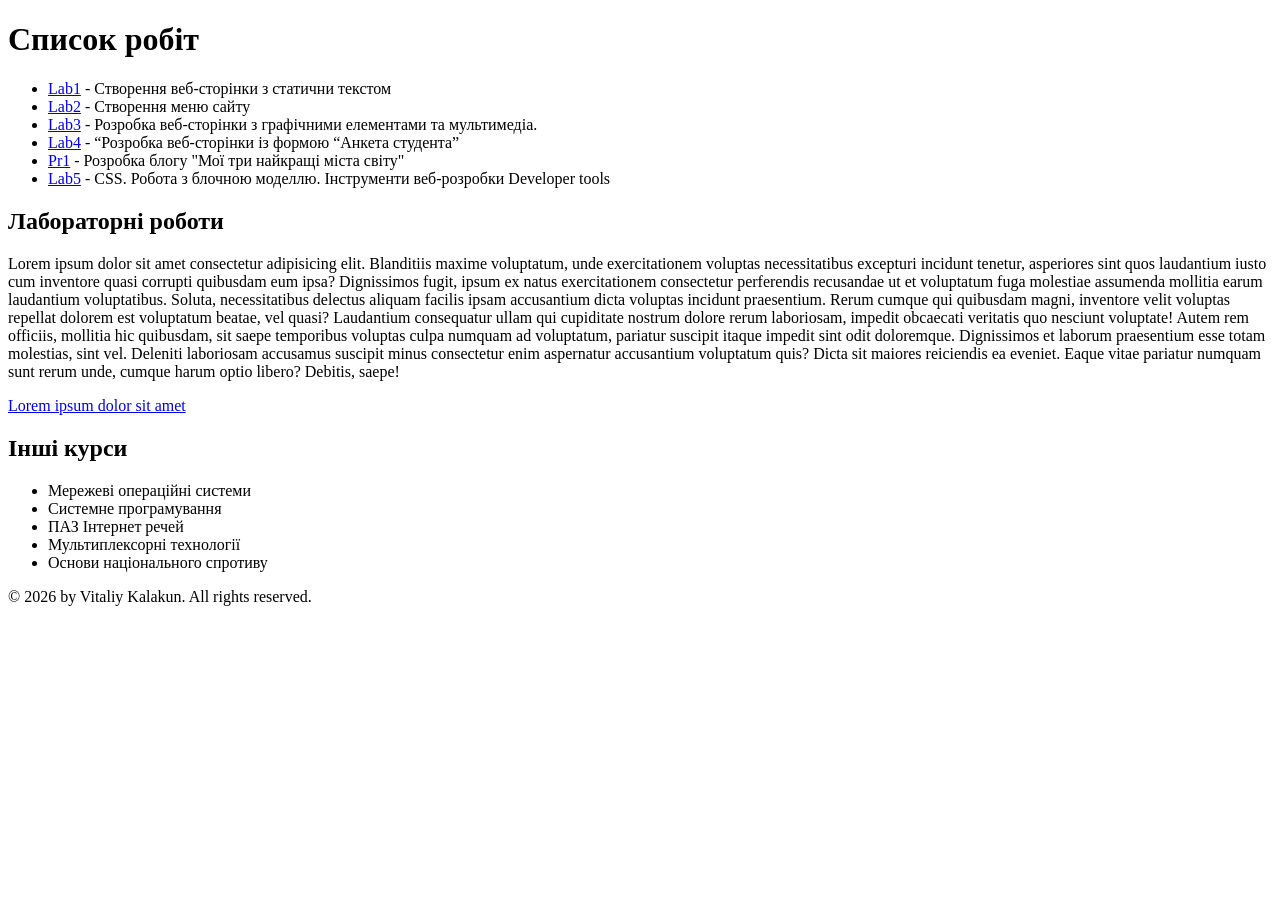
<file: Index.html>
<!DOCTYPE html>
<html lang="en">
<head>
    <meta charset="UTF-8">
    <meta name="viewport" content="width=device-width, initial-scale=1.0">
    <title>Список робіт Lab2</title>
</head>
<body>
    <header>
        <h1>Список робіт</h1>
    </header>
    <nav>
        <ul>
                    <li><a href="./Lab1/Index.html">Lab1</a> - Створення веб-сторінки з статични текстом</li>
                    <li><a href="./Lab2/Index.html">Lab2</a> - Створення меню сайту</li>
                    <li><a href="./Lab3/index.html">Lab3</a> - Розробка веб-сторінки з графічними елементами та мультимедіа.</li>
                    <li><a href="./Lab4/index.html">Lab4</a> - “Розробка веб-сторінки із формою “Анкета студента”</li>
                    <li><a href="./Pr1/index.html">Pr1</a> - Розробка блогу "Мої три найкращі міста світу"</li>
                    <li><a href="./lab5/index.html">Lab5</a> - СSS. Робота з блочною моделлю. Інструменти веб-розробки Developer tools</li>
        </ul>
    </nav>

    <main>
        <article>
            <h2>Лабораторні роботи</h2>
            <p>Lorem ipsum dolor sit amet consectetur adipisicing elit. Blanditiis maxime voluptatum, unde exercitationem voluptas necessitatibus excepturi incidunt tenetur, asperiores sint quos laudantium iusto cum inventore quasi corrupti quibusdam eum ipsa?
            Dignissimos fugit, ipsum ex natus exercitationem consectetur perferendis recusandae ut et voluptatum fuga molestiae assumenda mollitia earum laudantium voluptatibus. Soluta, necessitatibus delectus aliquam facilis ipsam accusantium dicta voluptas incidunt praesentium.
            Rerum cumque qui quibusdam magni, inventore velit voluptas repellat dolorem est voluptatum beatae, vel quasi? Laudantium consequatur ullam qui cupiditate nostrum dolore rerum laboriosam, impedit obcaecati veritatis quo nesciunt voluptate!
            Autem rem officiis, mollitia hic quibusdam, sit saepe temporibus voluptas culpa numquam ad voluptatum, pariatur suscipit itaque impedit sint odit doloremque. Dignissimos et laborum praesentium esse totam molestias, sint vel.
            Deleniti laboriosam accusamus suscipit minus consectetur enim aspernatur accusantium voluptatum quis? Dicta sit maiores reiciendis ea eveniet. Eaque vitae pariatur numquam sunt rerum unde, cumque harum optio libero? Debitis, saepe!
            </p>
            <p><a href="https://www.lipsum.com/">Lorem ipsum dolor sit amet</a></p>
        </article>

        <aside>
            <h2>Інші курси</h2>
            <ul>
                <li>Мережеві операційні системи</li>
                <li>Системне програмування</li>
                <li>ПАЗ Інтернет речей</li>
                <li>Мультиплексорні технології</li>
                <li>Основи національного спротиву</li>
            </ul>
        </aside>
    </main>

    <footer>
        <p>&copy; 2026 by Vitaliy Kalakun. All rights reserved.</p>
    </footer>


</body>
</html>
</file>
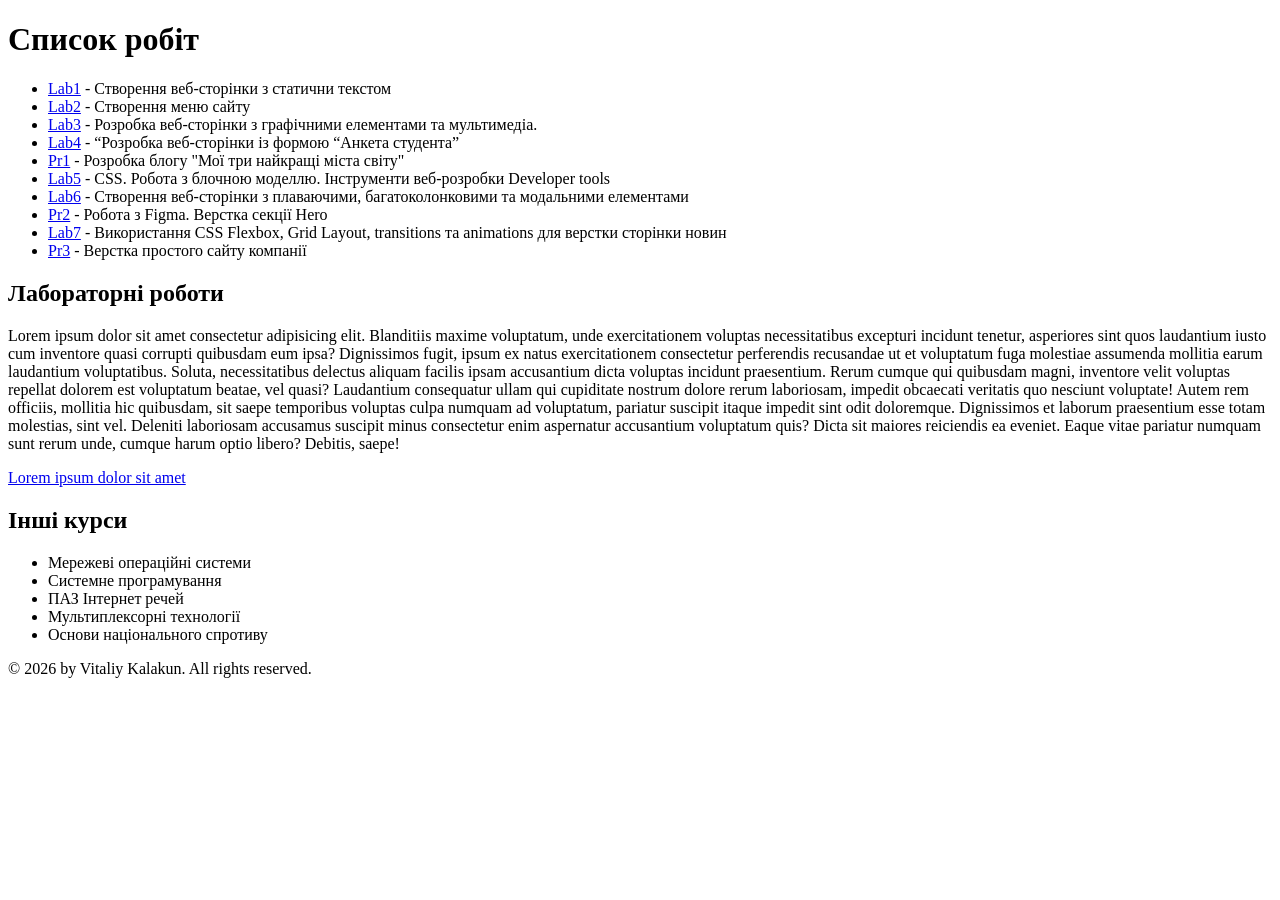
<file: index.html>
<!DOCTYPE html>
<html lang="en">
<head>
    <meta charset="UTF-8">
    <meta name="viewport" content="width=device-width, initial-scale=1.0">
    <title>Список робіт Lab2</title>
</head>
<body>
    <header>
        <h1>Список робіт</h1>
    </header>
    <nav>
        <ul>
                    <li><a href="./Lab1/Index.html">Lab1</a> - Створення веб-сторінки з статични текстом</li>
                    <li><a href="./Lab2/Index.html">Lab2</a> - Створення меню сайту</li>
                    <li><a href="./Lab3/index.html">Lab3</a> - Розробка веб-сторінки з графічними елементами та мультимедіа.</li>
                    <li><a href="./Lab4/index.html">Lab4</a> - “Розробка веб-сторінки із формою “Анкета студента”</li>
                    <li><a href="./Pr1/index.html">Pr1</a> - Розробка блогу "Мої три найкращі міста світу"</li>
                    <li><a href="./lab5/index.html">Lab5</a> - СSS. Робота з блочною моделлю. Інструменти веб-розробки Developer tools</li>
                    <li><a href="./lab6/index.html">Lab6</a> - Cтворення веб-сторінки з плаваючими, багатоколонковими та модальними елементами</li>
                    <li><a href="./Pr2/index.html">Pr2</a> - Робота з Figma. Верстка секції Hero</li>
                    <li><a href="./lab7/index.html">Lab7</a> - Використання CSS Flexbox, Grid Layout, transitions та animations для верстки сторінки новин</li>
                    <li><a href="./Pr3/index.html">Pr3</a> - Верстка простого сайту компанії</li>
        </ul>
    </nav>

    <main>
        <article>
            <h2>Лабораторні роботи</h2>
            <p>Lorem ipsum dolor sit amet consectetur adipisicing elit. Blanditiis maxime voluptatum, unde exercitationem voluptas necessitatibus excepturi incidunt tenetur, asperiores sint quos laudantium iusto cum inventore quasi corrupti quibusdam eum ipsa?
            Dignissimos fugit, ipsum ex natus exercitationem consectetur perferendis recusandae ut et voluptatum fuga molestiae assumenda mollitia earum laudantium voluptatibus. Soluta, necessitatibus delectus aliquam facilis ipsam accusantium dicta voluptas incidunt praesentium.
            Rerum cumque qui quibusdam magni, inventore velit voluptas repellat dolorem est voluptatum beatae, vel quasi? Laudantium consequatur ullam qui cupiditate nostrum dolore rerum laboriosam, impedit obcaecati veritatis quo nesciunt voluptate!
            Autem rem officiis, mollitia hic quibusdam, sit saepe temporibus voluptas culpa numquam ad voluptatum, pariatur suscipit itaque impedit sint odit doloremque. Dignissimos et laborum praesentium esse totam molestias, sint vel.
            Deleniti laboriosam accusamus suscipit minus consectetur enim aspernatur accusantium voluptatum quis? Dicta sit maiores reiciendis ea eveniet. Eaque vitae pariatur numquam sunt rerum unde, cumque harum optio libero? Debitis, saepe!
            </p>
            <p><a href="https://www.lipsum.com/">Lorem ipsum dolor sit amet</a></p>
        </article>

        <aside>
            <h2>Інші курси</h2>
            <ul>
                <li>Мережеві операційні системи</li>
                <li>Системне програмування</li>
                <li>ПАЗ Інтернет речей</li>
                <li>Мультиплексорні технології</li>
                <li>Основи національного спротиву</li>
            </ul>
        </aside>
    </main>

    <footer>
        <p>&copy; 2026 by Vitaliy Kalakun. All rights reserved.</p>
    </footer>


</body>
</html>
</file>
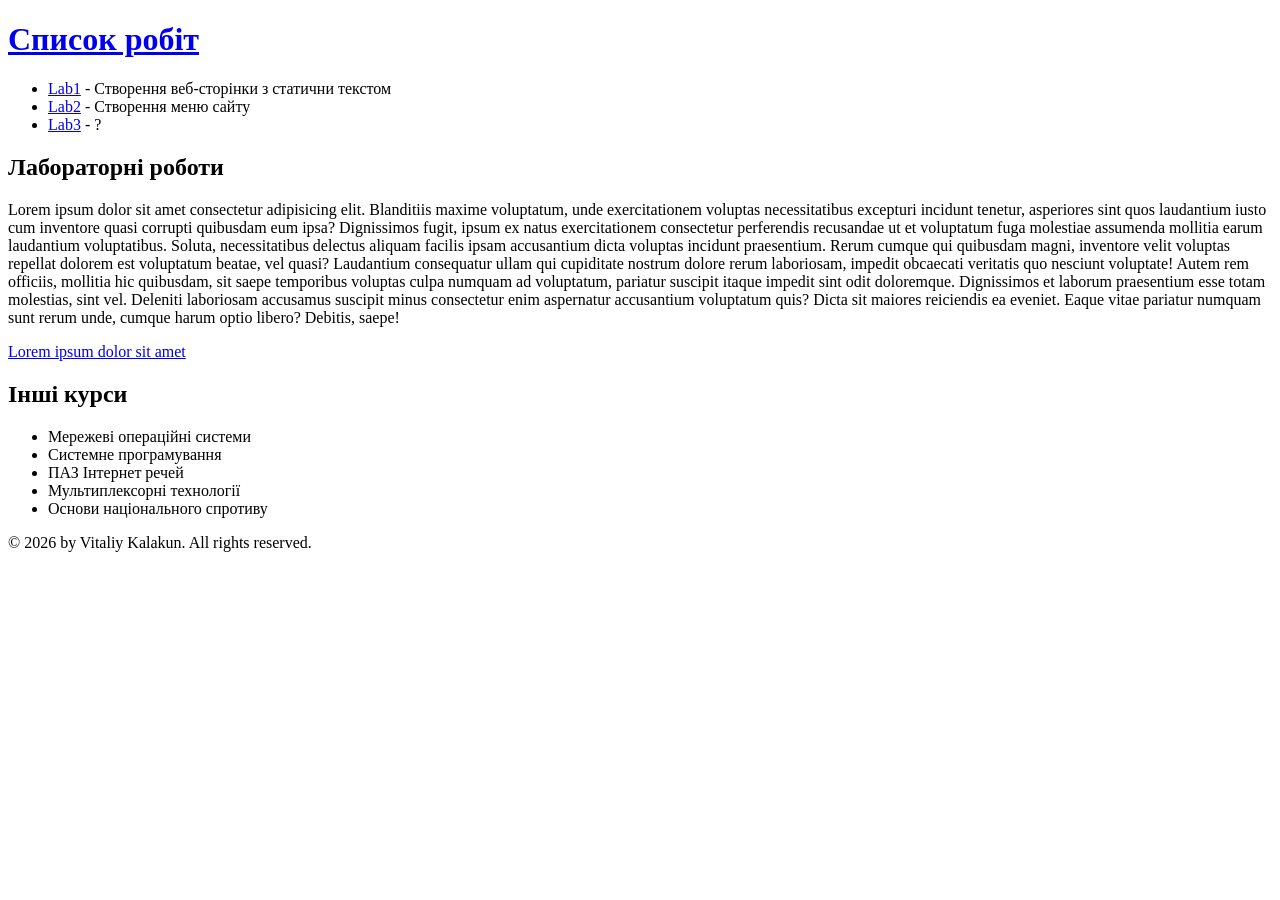
<file: Lab2/Index.html>
<!DOCTYPE html>
<html lang="en">
<head>
    <meta charset="UTF-8">
    <meta name="viewport" content="width=device-width, initial-scale=1.0">
    <title>Список робіт Lab2</title>
</head>
<body>
    <header>
        <h1><a href="../../KuchmindaMykola/">Список робіт</a></h1>
    </header>
    <nav>
        <ul>
            <li><a href="../Lab1/Index.html">Lab1</a> - Створення веб-сторінки з статични текстом</li>
            <li><a href="../Lab2/Index.html">Lab2</a> - Створення меню сайту</li>
            <li><a href="../Lab3/Index.html">Lab3</a> - ?</li>
        </ul>
    </nav>

    <main>
        <article>
            <h2>Лабораторні роботи</h2>
            <p>Lorem ipsum dolor sit amet consectetur adipisicing elit. Blanditiis maxime voluptatum, unde exercitationem voluptas necessitatibus excepturi incidunt tenetur, asperiores sint quos laudantium iusto cum inventore quasi corrupti quibusdam eum ipsa?
            Dignissimos fugit, ipsum ex natus exercitationem consectetur perferendis recusandae ut et voluptatum fuga molestiae assumenda mollitia earum laudantium voluptatibus. Soluta, necessitatibus delectus aliquam facilis ipsam accusantium dicta voluptas incidunt praesentium.
            Rerum cumque qui quibusdam magni, inventore velit voluptas repellat dolorem est voluptatum beatae, vel quasi? Laudantium consequatur ullam qui cupiditate nostrum dolore rerum laboriosam, impedit obcaecati veritatis quo nesciunt voluptate!
            Autem rem officiis, mollitia hic quibusdam, sit saepe temporibus voluptas culpa numquam ad voluptatum, pariatur suscipit itaque impedit sint odit doloremque. Dignissimos et laborum praesentium esse totam molestias, sint vel.
            Deleniti laboriosam accusamus suscipit minus consectetur enim aspernatur accusantium voluptatum quis? Dicta sit maiores reiciendis ea eveniet. Eaque vitae pariatur numquam sunt rerum unde, cumque harum optio libero? Debitis, saepe!
            </p>
            <p><a href="https://www.lipsum.com/">Lorem ipsum dolor sit amet</a></p>
        </article>

        <aside>
            <h2>Інші курси</h2>
            <ul>
                <li>Мережеві операційні системи</li>
                <li>Системне програмування</li>
                <li>ПАЗ Інтернет речей</li>
                <li>Мультиплексорні технології</li>
                <li>Основи національного спротиву</li>
            </ul>
        </aside>
    </main>

    <footer>
        <p>&copy; 2026 by Vitaliy Kalakun. All rights reserved.</p>
    </footer>


</body>
</html>
</file>
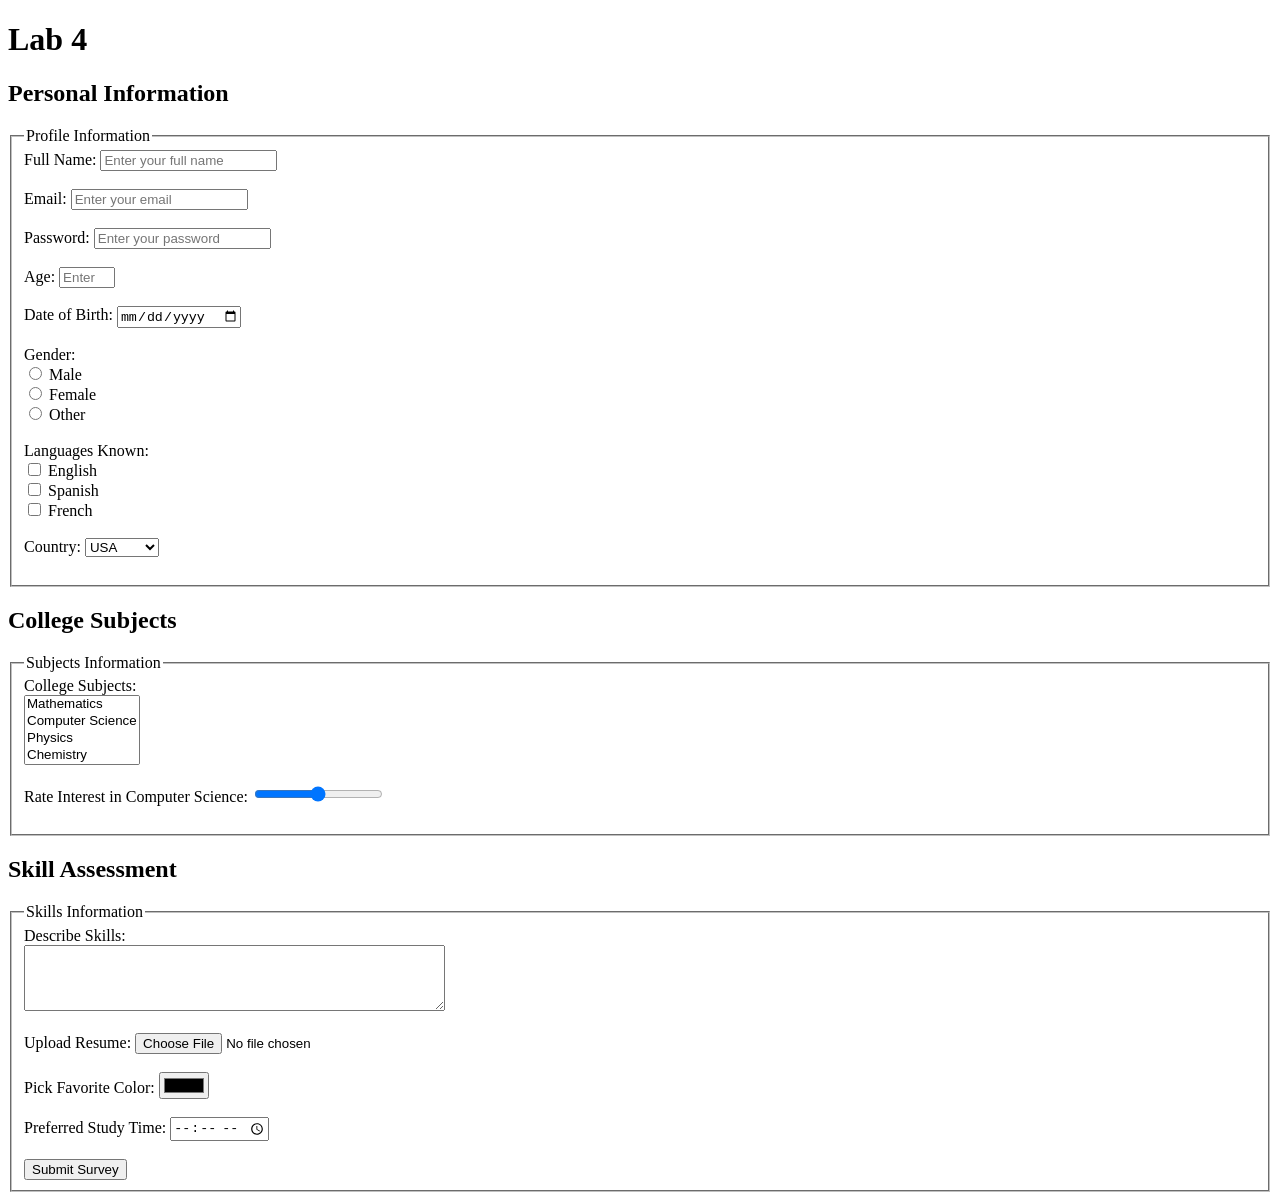
<file: Lab4/index.html>
<!DOCTYPE html>
<html lang="en">

<head>
    <meta charset="UTF-8">
    <meta name="viewport" content="width=device-width, initial-scale=1.0">
    <title>Lab 4</title>
</head>

<body>
    <header>
        <h1>Lab 4</h1>
    </header>
    <main>
        <form action="." method="post" enctype="multipart/form-data">
            <h2>Personal Information</h2>
            <fieldset>
                <legend>Profile Information</legend>
                <label for="fullName">Full Name:</label>
                <input type="text" placeholder="Enter your full name" id="fullName" name="fullName" required><br><br>

                <label for="email">Email:</label>
                <input type="email" placeholder="Enter your email" id="email" name="email" required><br><br>

                <label for="password">Password:</label>
                <input type="password" placeholder="Enter your password" id="password" name="password" required><br><br>

                <label for="age">Age:</label>
                <input type="number" placeholder="Enter age" id="age" name="age" min="1" max="120" width="200"><br><br>

                <label for="dob">Date of Birth:</label>
                <input type="date" id="dob" name="dob"><br><br>

                <label>Gender:</label><br>
                <input type="radio" id="male" name="gender" value="male">
                <label for="male">Male</label><br>
                <input type="radio" id="female" name="gender" value="female">
                <label for="female">Female</label><br>
                <input type="radio" id="other" name="gender" value="other">
                <label for="other">Other</label><br><br>

                <label>Languages Known:</label><br>
                <input type="checkbox" id="english" name="languages" value="english">
                <label for="english">English</label><br>
                <input type="checkbox" id="spanish" name="languages" value="spanish">
                <label for="spanish">Spanish</label><br>
                <input type="checkbox" id="french" name="languages" value="french">
                <label for="french">French</label><br><br>

                <label for="country">Country:</label>
                <select id="country" name="country">
                    <option value="usa">USA</option>
                    <option value="uk">UK</option>
                    <option value="canada">Canada</option>
                    <option value="australia">Australia</option>
                </select><br><br>
            </fieldset>
            <h2>College Subjects</h2>
            <fieldset>
                <legend>Subjects Information</legend>
                <label for="subjects">College Subjects:</label><br>
                <select id="subjects" name="subjects" multiple>
                    <option value="mathematics">Mathematics</option>
                    <option value="computerScience">Computer Science</option>
                    <option value="physics">Physics</option>
                    <option value="chemistry">Chemistry</option>
                    <option value="english">English</option>
                </select><br><br>
                <label for="interest">Rate Interest in Computer Science:</label>
                <input type="range" id="interest" name="interest" min="0" max="10"><br><br>
            </fieldset>

            <h2>Skill Assessment</h2>
            <fieldset>
                <legend>Skills Information</legend>
                <label for="skills">Describe Skills:</label><br>
                <textarea id="skills" name="skills" rows="4" cols="50"></textarea><br><br>

                <label for="resume">Upload Resume:</label>
                <input type="file" id="resume" name="resume"><br><br>

                <label for="favoriteColor">Pick Favorite Color:</label>
                <input type="color" id="favoriteColor" name="favoriteColor"><br><br>

                <label for="studyTime">Preferred Study Time:</label>
                <input type="time" id="studyTime" name="studyTime"><br><br>

                <input type="submit" value="Submit Survey">
            </fieldset>
        </form>
    </main>
</body>
</html>
</file>
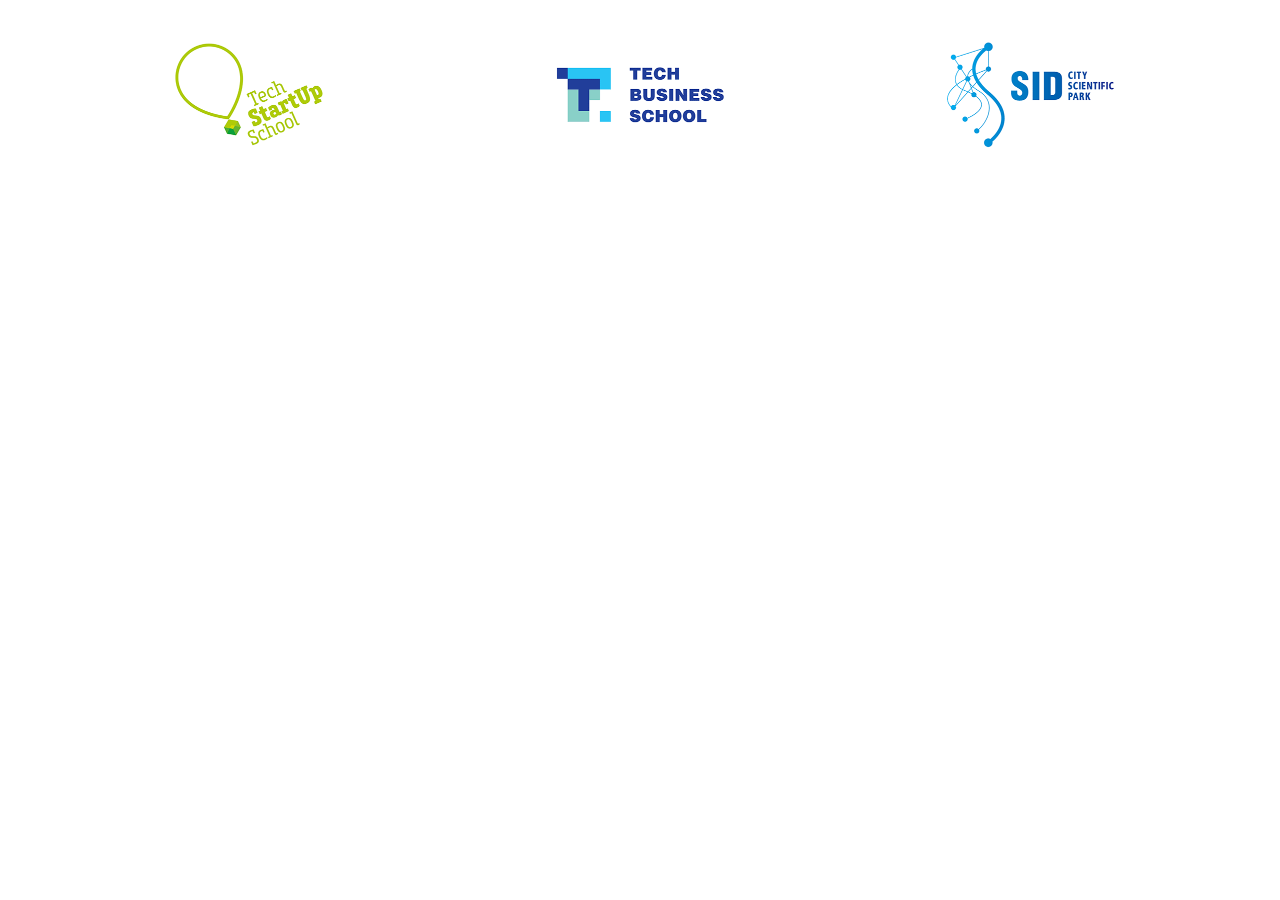
<file: lab5/index.html>
<!DOCTYPE html>
<html lang="en">

<head>
    <meta charset="UTF-8">
    <meta name="viewport" content="width=device-width, initial-scale=1.0">
    <title>Document</title>
    <link rel="stylesheet" href="style/style.css">
</head>

<body>
    <header id="logos_container" role="link" aria-label="Featured University Units">
        <div class="container">
            <div class="region region-logos">
                <section id="block-selectedunits" class="block block-block-content clearfix">
                    <div class="field field--name-body field--item">
                        <div class="row">
                            <div class="col-xs-4">
                                <a href="http://tsus.lpnu.ua/">
                                    <img alt="Логотип Tech Startup School" class="img-responsive" src="./img/1.png" width="175" height="133.5">
                                </a>
                            </div>
                            <div class="col-xs-4">
                                <a href="https://techbs.lpnu.ua/">
                                    <img alt="Логотип Tech Business School" class="img-responsive" src="./img/2.png"  width="175" height="133.5">
                                </a>
                            </div>
                            <div class="col-xs-4">
                                <a href="http://tsus.lpnu.ua/sid">
                                    <img alt="Логотип наукового парку SID City" class="img-responsive" src="./img/3.png"  width="175" height="133.5">
                                </a>
                            </div>
                        </div>
                    </div>
                </section>
            </div>
        </div>
    </header>

</body>

</html>
</file>
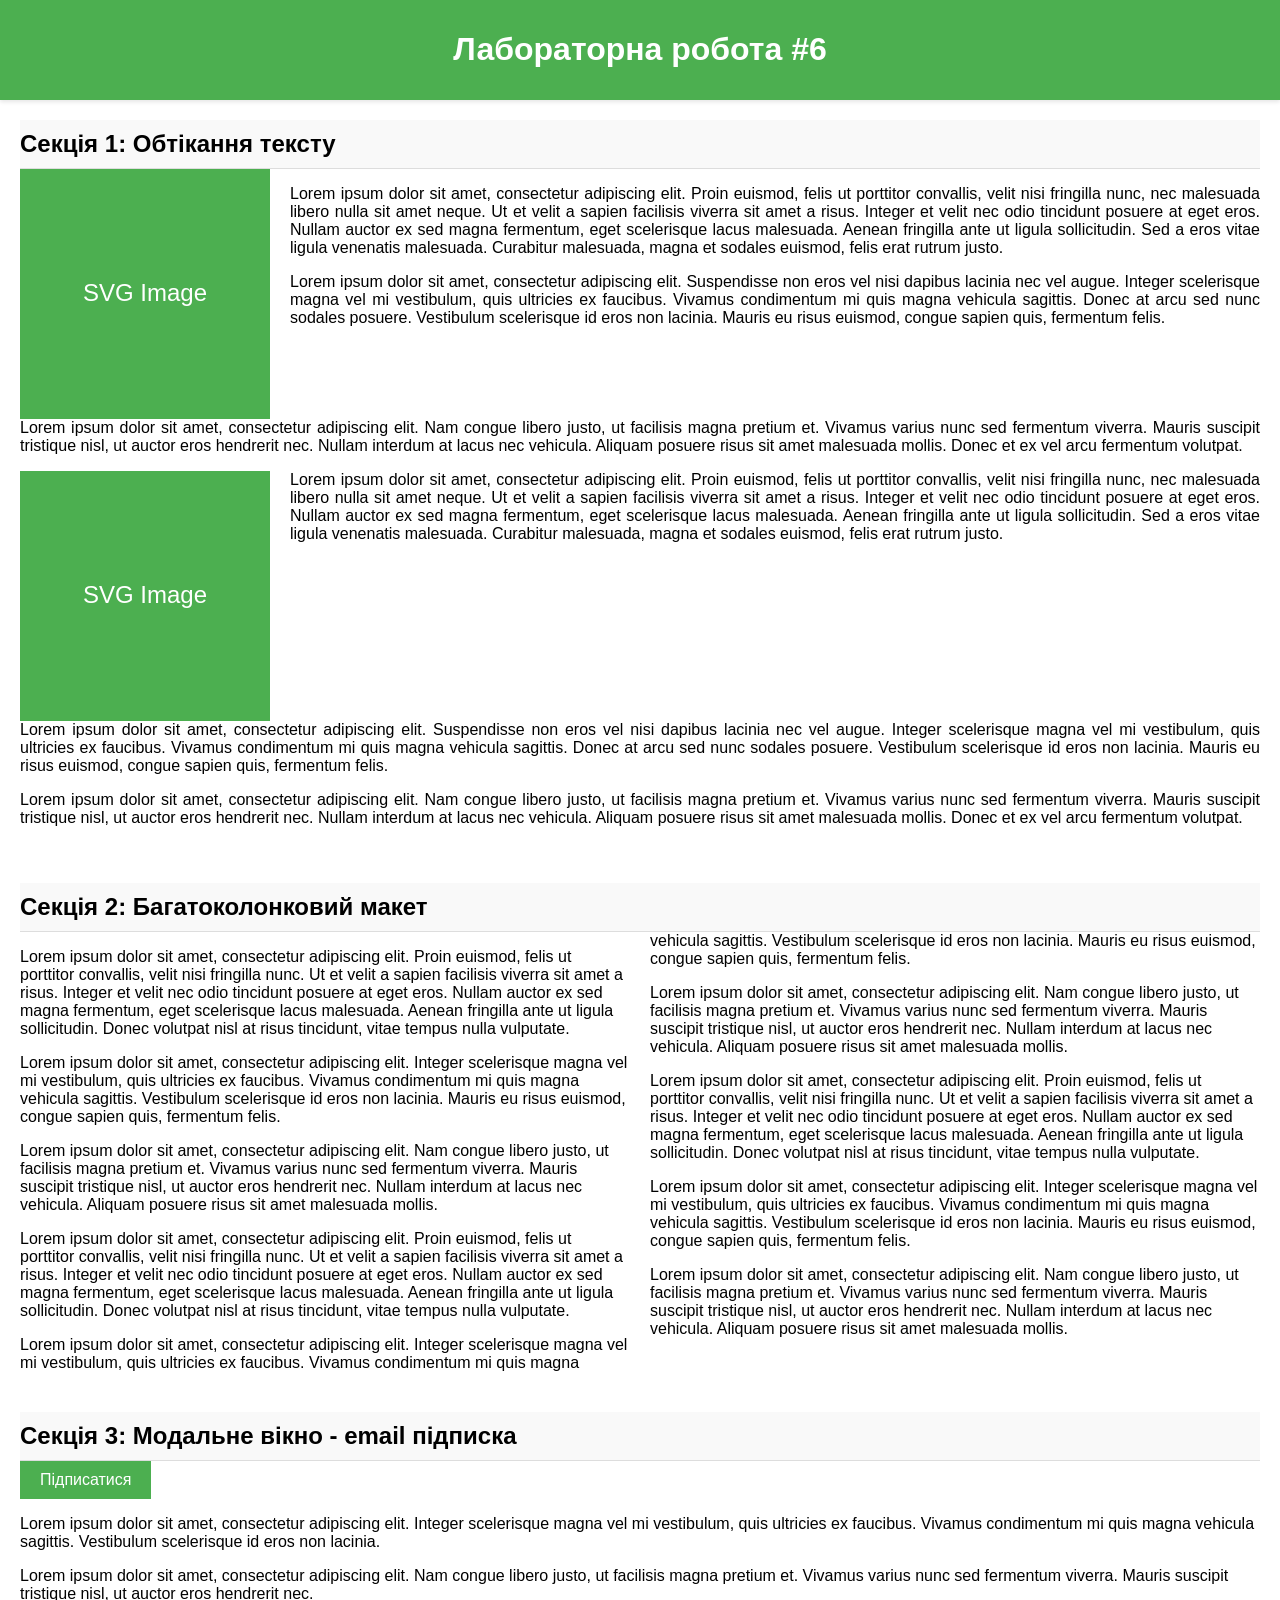
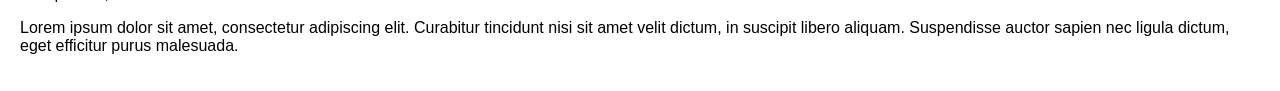
<file: lab6/index.html>
<!DOCTYPE html>
<html lang="uk">
<head>
    <meta charset="UTF-8">
    <meta name="viewport" content="width=device-width, initial-scale=1.0">
    <title>Лабораторна робота #6: floats, positioning, multicolumn layout.</title>
    <link rel="stylesheet" href="css/styles.css">
</head>
<body>
<header>
    <h1>Лабораторна робота #6</h1>
</header>

<!-- Секція 1 -->
<section id="section-1">
    <h2>Секція 1: Обтікання тексту</h2>
    <img src="img/image.svg" alt="SVG зображення">
    <p class="text">
        Lorem ipsum dolor sit amet, consectetur adipiscing elit.
        Proin euismod, felis ut porttitor convallis, velit nisi fringilla nunc, nec malesuada libero nulla sit amet neque.
        Ut et velit a sapien facilisis viverra sit amet a risus. Integer et velit nec odio tincidunt posuere at eget eros.
        Nullam auctor ex sed magna fermentum, eget scelerisque lacus malesuada. Aenean fringilla ante ut ligula sollicitudin.
        Sed a eros vitae ligula venenatis malesuada. Curabitur malesuada, magna et sodales euismod, felis erat rutrum justo.
    </p>
    <p class="text">
        Lorem ipsum dolor sit amet, consectetur adipiscing elit. Suspendisse non eros vel nisi dapibus lacinia nec vel augue.
        Integer scelerisque magna vel mi vestibulum, quis ultricies ex faucibus. Vivamus condimentum mi quis magna vehicula sagittis.
        Donec at arcu sed nunc sodales posuere. Vestibulum scelerisque id eros non lacinia. Mauris eu risus euismod, congue sapien quis,
        fermentum felis.
    </p>
    <p class="text clear">
        Lorem ipsum dolor sit amet, consectetur adipiscing elit. Nam congue libero justo, ut facilisis magna pretium et.
        Vivamus varius nunc sed fermentum viverra. Mauris suscipit tristique nisl, ut auctor eros hendrerit nec.
        Nullam interdum at lacus nec vehicula. Aliquam posuere risus sit amet malesuada mollis. Donec et ex vel arcu fermentum volutpat.
    </p>
    <img src="img/image.svg" alt="SVG зображення">
    <p class="text">
        Lorem ipsum dolor sit amet, consectetur adipiscing elit.
        Proin euismod, felis ut porttitor convallis, velit nisi fringilla nunc, nec malesuada libero nulla sit amet neque.
        Ut et velit a sapien facilisis viverra sit amet a risus. Integer et velit nec odio tincidunt posuere at eget eros.
        Nullam auctor ex sed magna fermentum, eget scelerisque lacus malesuada. Aenean fringilla ante ut ligula sollicitudin.
        Sed a eros vitae ligula venenatis malesuada. Curabitur malesuada, magna et sodales euismod, felis erat rutrum justo.
    </p>
    <p class="text clear">
        Lorem ipsum dolor sit amet, consectetur adipiscing elit. Suspendisse non eros vel nisi dapibus lacinia nec vel augue.
        Integer scelerisque magna vel mi vestibulum, quis ultricies ex faucibus. Vivamus condimentum mi quis magna vehicula sagittis.
        Donec at arcu sed nunc sodales posuere. Vestibulum scelerisque id eros non lacinia. Mauris eu risus euismod, congue sapien quis,
        fermentum felis.
    </p>
    <p class="text">
        Lorem ipsum dolor sit amet, consectetur adipiscing elit. Nam congue libero justo, ut facilisis magna pretium et.
        Vivamus varius nunc sed fermentum viverra. Mauris suscipit tristique nisl, ut auctor eros hendrerit nec.
        Nullam interdum at lacus nec vehicula. Aliquam posuere risus sit amet malesuada mollis. Donec et ex vel arcu fermentum volutpat.
    </p>
</section>

<!-- Секція 2 -->
<section id="section-2">
    <h2>Секція 2: Багатоколонковий макет</h2>
    <div class="multicolumn-text">
        <p>
            Lorem ipsum dolor sit amet, consectetur adipiscing elit. Proin euismod, felis ut porttitor convallis, velit nisi fringilla nunc.
            Ut et velit a sapien facilisis viverra sit amet a risus. Integer et velit nec odio tincidunt posuere at eget eros.
            Nullam auctor ex sed magna fermentum, eget scelerisque lacus malesuada. Aenean fringilla ante ut ligula sollicitudin.
            Donec volutpat nisl at risus tincidunt, vitae tempus nulla vulputate.
        </p>
        <p>
            Lorem ipsum dolor sit amet, consectetur adipiscing elit. Integer scelerisque magna vel mi vestibulum, quis ultricies ex faucibus.
            Vivamus condimentum mi quis magna vehicula sagittis. Vestibulum scelerisque id eros non lacinia. Mauris eu risus euismod,
            congue sapien quis, fermentum felis.
        </p>
        <p>
            Lorem ipsum dolor sit amet, consectetur adipiscing elit. Nam congue libero justo, ut facilisis magna pretium et.
            Vivamus varius nunc sed fermentum viverra. Mauris suscipit tristique nisl, ut auctor eros hendrerit nec.
            Nullam interdum at lacus nec vehicula. Aliquam posuere risus sit amet malesuada mollis.
        </p>
        <p>
            Lorem ipsum dolor sit amet, consectetur adipiscing elit. Proin euismod, felis ut porttitor convallis, velit nisi fringilla nunc.
            Ut et velit a sapien facilisis viverra sit amet a risus. Integer et velit nec odio tincidunt posuere at eget eros.
            Nullam auctor ex sed magna fermentum, eget scelerisque lacus malesuada. Aenean fringilla ante ut ligula sollicitudin.
            Donec volutpat nisl at risus tincidunt, vitae tempus nulla vulputate.
        </p>
        <p>
            Lorem ipsum dolor sit amet, consectetur adipiscing elit. Integer scelerisque magna vel mi vestibulum, quis ultricies ex faucibus.
            Vivamus condimentum mi quis magna vehicula sagittis. Vestibulum scelerisque id eros non lacinia. Mauris eu risus euismod,
            congue sapien quis, fermentum felis.
        </p>
        <p>
            Lorem ipsum dolor sit amet, consectetur adipiscing elit. Nam congue libero justo, ut facilisis magna pretium et.
            Vivamus varius nunc sed fermentum viverra. Mauris suscipit tristique nisl, ut auctor eros hendrerit nec.
            Nullam interdum at lacus nec vehicula. Aliquam posuere risus sit amet malesuada mollis.
        </p>
        <p>
            Lorem ipsum dolor sit amet, consectetur adipiscing elit. Proin euismod, felis ut porttitor convallis, velit nisi fringilla nunc.
            Ut et velit a sapien facilisis viverra sit amet a risus. Integer et velit nec odio tincidunt posuere at eget eros.
            Nullam auctor ex sed magna fermentum, eget scelerisque lacus malesuada. Aenean fringilla ante ut ligula sollicitudin.
            Donec volutpat nisl at risus tincidunt, vitae tempus nulla vulputate.
        </p>
        <p>
            Lorem ipsum dolor sit amet, consectetur adipiscing elit. Integer scelerisque magna vel mi vestibulum, quis ultricies ex faucibus.
            Vivamus condimentum mi quis magna vehicula sagittis. Vestibulum scelerisque id eros non lacinia. Mauris eu risus euismod,
            congue sapien quis, fermentum felis.
        </p>
        <p>
            Lorem ipsum dolor sit amet, consectetur adipiscing elit. Nam congue libero justo, ut facilisis magna pretium et.
            Vivamus varius nunc sed fermentum viverra. Mauris suscipit tristique nisl, ut auctor eros hendrerit nec.
            Nullam interdum at lacus nec vehicula. Aliquam posuere risus sit amet malesuada mollis.
        </p>
    </div>
</section>

<!-- Секція 3 -->
<section id="section-3">
    <h2>Секція 3: Модальне вікно - email підписка</h2>
    <button id="subscribe-button">Підписатися</button>
    <p>
        Lorem ipsum dolor sit amet, consectetur adipiscing elit. Integer scelerisque magna vel mi vestibulum, quis ultricies ex faucibus.
        Vivamus condimentum mi quis magna vehicula sagittis. Vestibulum scelerisque id eros non lacinia.
    </p>
    <p>
        Lorem ipsum dolor sit amet, consectetur adipiscing elit. Nam congue libero justo, ut facilisis magna pretium et.
        Vivamus varius nunc sed fermentum viverra. Mauris suscipit tristique nisl, ut auctor eros hendrerit nec.
    </p>
    <p>
        Lorem ipsum dolor sit amet, consectetur adipiscing elit. Curabitur tincidunt nisi sit amet velit dictum, in suscipit libero aliquam.
        Suspendisse auctor sapien nec ligula dictum, eget efficitur purus malesuada.
    </p>
</section>

<!-- Модальне вікно -->
<div id="modal" class="hidden">
    <div class="modal-content">
        <form id="subscribe-form">
            <label for="email">Введіть вашу електронну пошту:</label>
            <input type="email" id="email" name="email" required>
            <button type="submit">Зберегти</button>
        </form>
    </div>
</div>

<!-- JavaScript -->
<script>
    const subscribeButton = document.getElementById("subscribe-button");
    const modal = document.getElementById("modal");

    subscribeButton.addEventListener("click", () => {
        modal.classList.remove("hidden");
    });

    modal.addEventListener("click", (event) => {
        if (event.target === modal) {
            modal.classList.add("hidden");
        }
    });
</script>
</body>
</html>
</file>
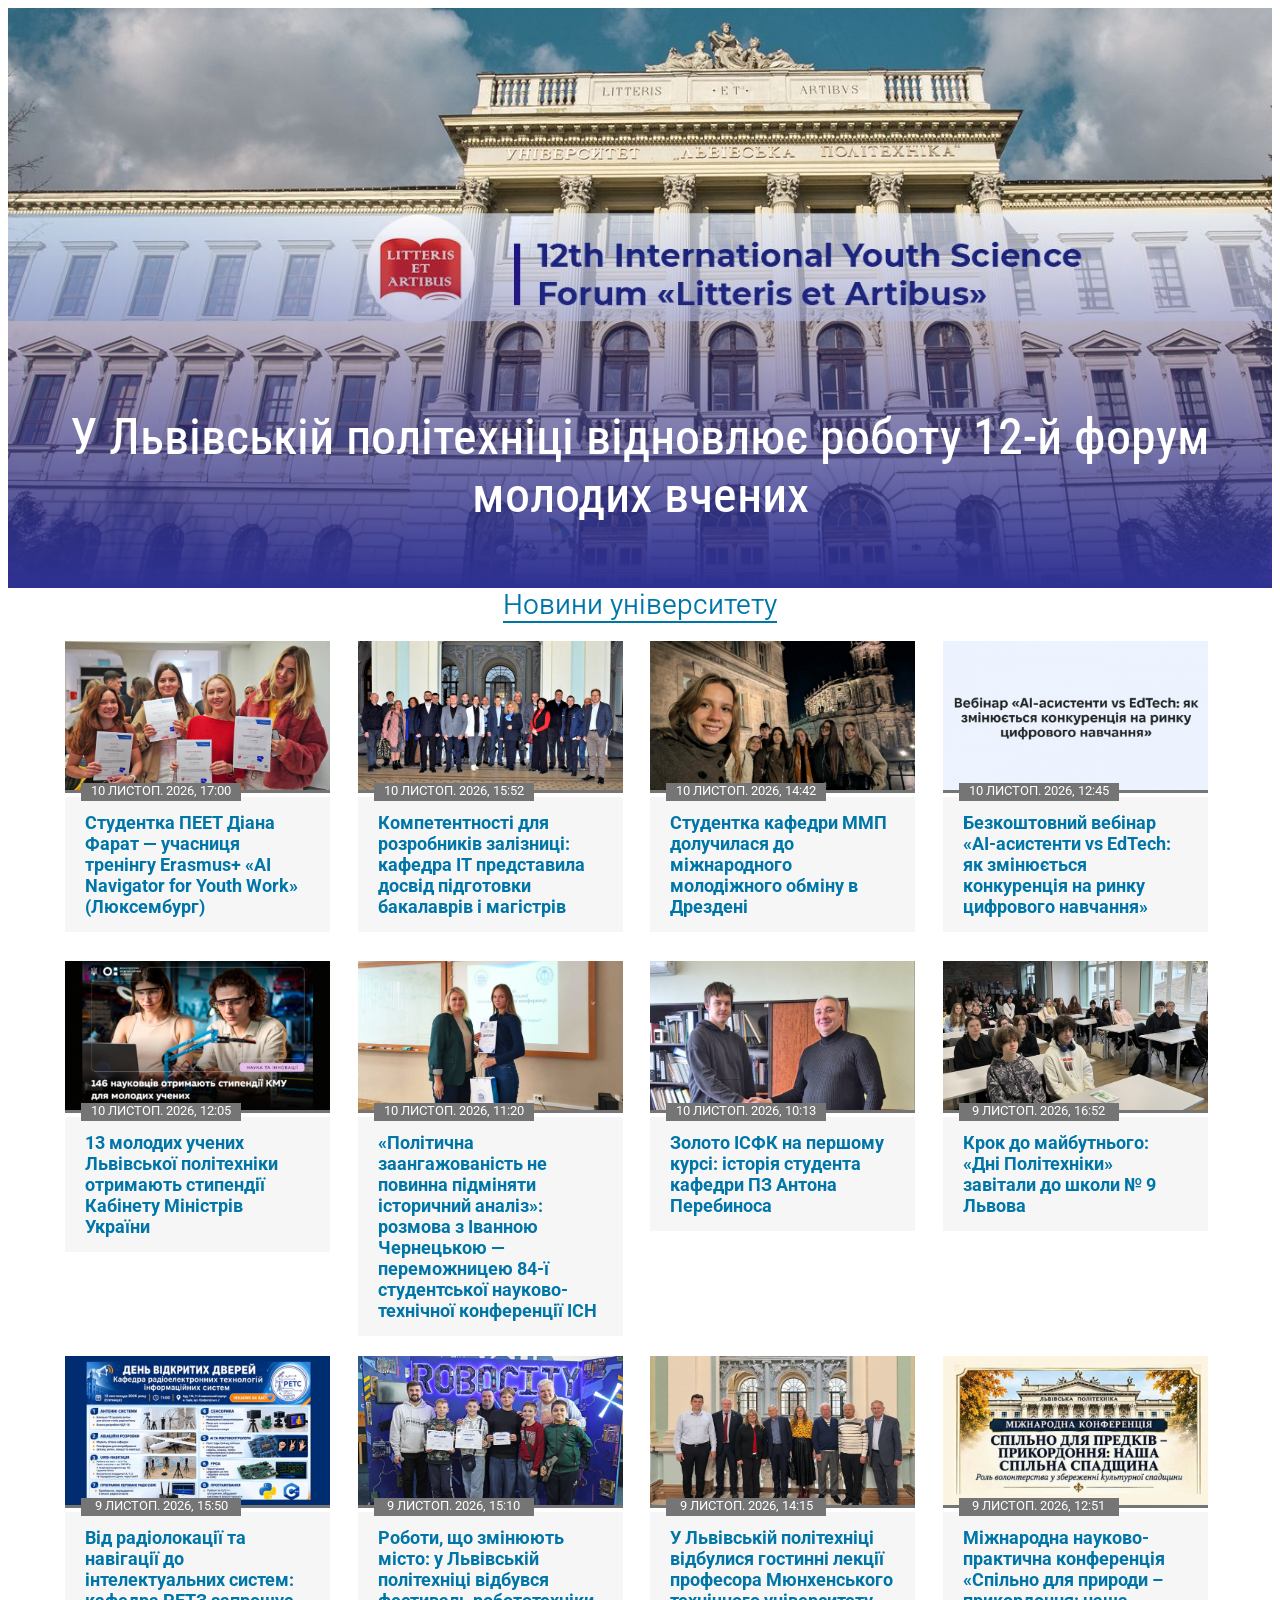
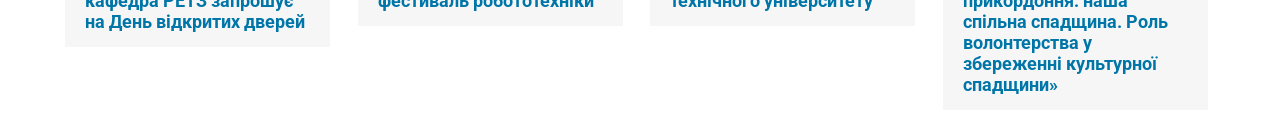
<file: lab7/index.html>
<!DOCTYPE html>
<html lang="en">

<head>
    <meta charset="UTF-8">
    <meta name="viewport" content="width=device-width, initial-scale=1.0">
    <title>lab7</title>
    <link rel="stylesheet" href="./style/style.css">
    <link rel="preconnect" href="https://fonts.googleapis.com">
    <link rel="preconnect" href="https://fonts.gstatic.com" crossorigin>
    <link href="https://fonts.googleapis.com/css2?family=Roboto:ital,wght@0,100..900;1,100..900&display=swap"
        rel="stylesheet">
    <link rel="preconnect" href="https://fonts.googleapis.com">
    <link rel="preconnect" href="https://fonts.gstatic.com" crossorigin>
    <link
        href="https://fonts.googleapis.com/css2?family=Roboto+Condensed:ital,wght@0,100..900;1,100..900&family=Roboto:ital,wght@0,100..900;1,100..900&display=swap"
        rel="stylesheet">
</head>

<body>

    <div class="hero">
        <div class="space"></div>
        <div class="shadow">
            <a class="hero-text">У Львівській політехніці відновлює роботу 12-й форум молодих вчених</a>
        </div>
    </div>

    <div class="header">
        <a>Новини університету</a>
    </div>

    <div class="grid">
        <div class="news_block">
            <div class="img"><img src="./img/1.jpg" alt="News Image"></div>
            <div class="date">10 ЛИСТОП. 2026, 17:00</div>
            <div class="text">Студентка ПЕЕТ Діана Фарат — учасниця тренінгу Erasmus+ «AI Navigator for Youth Work»
                (Люксембург)</div>
        </div>
        <div class="news_block">
            <div class="img"><img src="./img/2.jpg" alt="News Image"></div>
            <div class="date">10 ЛИСТОП. 2026, 15:52</div>
            <div class="text">Компетентності для розробників залізниці: кафедра ІТ представила досвід підготовки
                бакалаврів і магістрів</div>
        </div>
        <div class="news_block">
            <div class="img"><img src="./img/3.jpg" alt="News Image"></div>
            <div class="date">10 ЛИСТОП. 2026, 14:42</div>
            <div class="text">Студентка кафедри ММП долучилася до міжнародного молодіжного обміну в Дрездені</div>
        </div>
        <div class="news_block">
            <div class="img"><img src="./img/4.jpg" alt="News Image"></div>
            <div class="date">10 ЛИСТОП. 2026, 12:45</div>
            <div class="text">Безкоштовний вебінар «AI-асистенти vs EdTech: як змінюється конкуренція на ринку цифрового
                навчання»</div>
        </div>
        <div class="news_block">
            <div class="img"><img src="./img/5.jpg" alt="News Image"></div>
            <div class="date">10 ЛИСТОП. 2026, 12:05</div>
            <div class="text">13 молодих учених Львівської політехніки отримають стипендії Кабінету Міністрів України
            </div>
        </div>
        <div class="news_block">
            <div class="img"><img src="./img/6.jpg" alt="News Image"></div>
            <div class="date">10 ЛИСТОП. 2026, 11:20</div>
            <div class="text">«Політична заангажованість не повинна підміняти історичний аналіз»: розмова з Іванною
                Чернецькою — переможницею 84-ї студентської науково-технічної конференції ІСН</div>
        </div>
        <div class="news_block">
            <div class="img"><img src="./img/7.jpg" alt="News Image"></div>
            <div class="date">10 ЛИСТОП. 2026, 10:13</div>
            <div class="text">Золото ІСФК на першому курсі: історія студента кафедри ПЗ Антона Перебиноса</div>
        </div>
        <div class="news_block">
            <div class="img"><img src="./img/8.jpg" alt="News Image"></div>
            <div class="date">9 ЛИСТОП. 2026, 16:52</div>
            <div class="text">Крок до майбутнього: «Дні Політехніки» завітали до школи № 9 Львова</div>
        </div>
        <div class="news_block">
            <div class="img"><img src="./img/9.jpg" alt="News Image"></div>
            <div class="date">9 ЛИСТОП. 2026, 15:50</div>
            <div class="text">Від радіолокації та навігації до інтелектуальних систем: кафедра РЕТЗ запрошує на День
                відкритих дверей</div>
        </div>
        <div class="news_block">
            <div class="img"><img src="./img/10.jpg" alt="News Image"></div>
            <div class="date">9 ЛИСТОП. 2026, 15:10</div>
            <div class="text">Роботи, що змінюють місто: у Львівській політехніці відбувся фестиваль робототехніки</div>
        </div>
        <div class="news_block">
            <div class="img"><img src="./img/11.jpg" alt="News Image"></div>
            <div class="date">9 ЛИСТОП. 2026, 14:15</div>
            <div class="text">У Львівській політехніці відбулися гостинні лекції професора Мюнхенського технічного
                університету</div>
        </div>
        <div class="news_block">
            <div class="img"><img src="./img/12.jpg" alt="News Image"></div>
            <div class="date">9 ЛИСТОП. 2026, 12:51</div>
            <div class="text">Міжнародна науково-практична конференція «Спільно для природи – прикордоння: наша спільна
                спадщина. Роль волонтерства у збереженні культурної спадщини»</div>
        </div>
    </div>
</body>

</html>
</file>
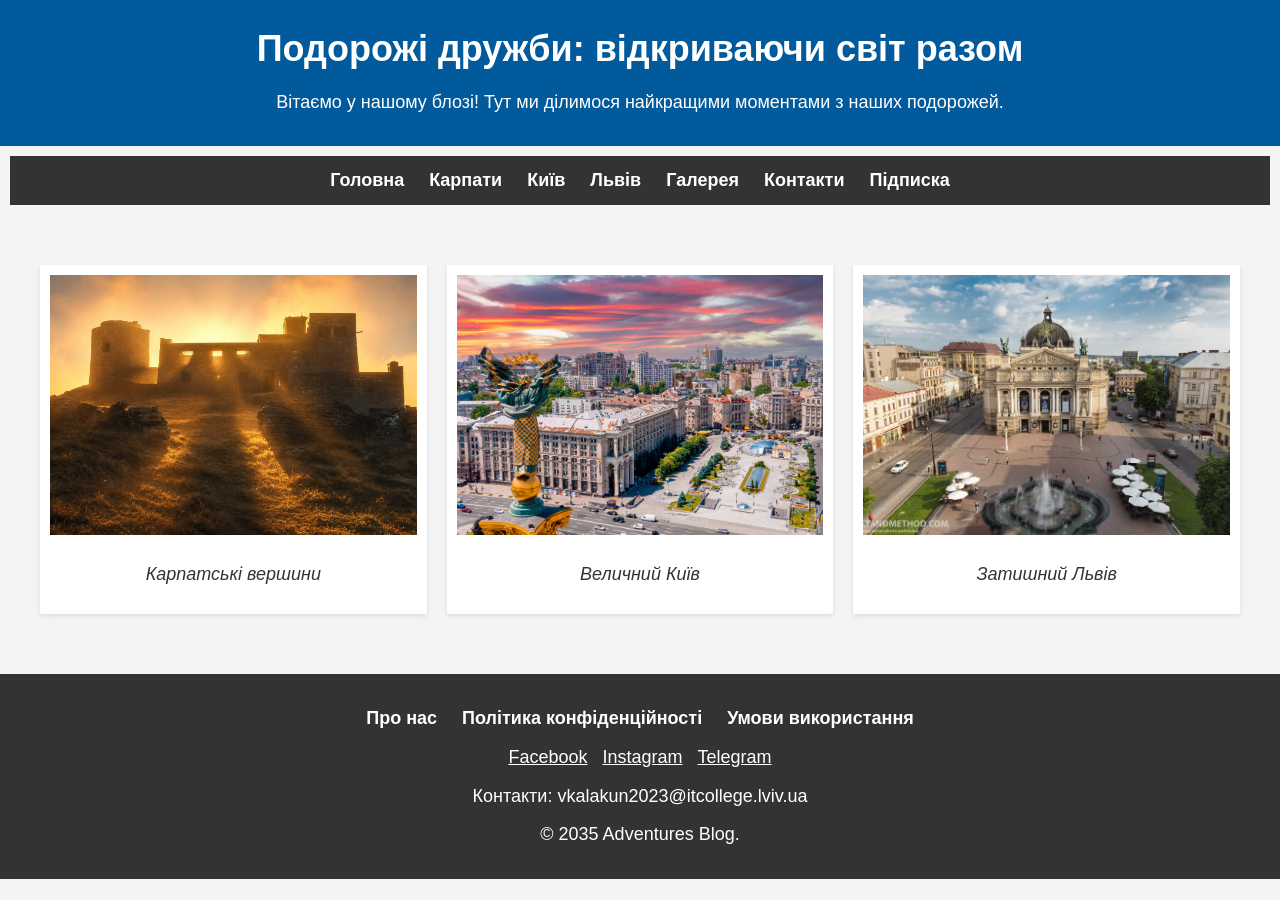
<file: Pr1/index.html>
<!DOCTYPE html>
<html lang="uk">
<head>
    <meta charset="UTF-8">
    <meta name="viewport" content="width=device-width, initial-scale=1.0">
    <title>Adventures Blog</title>
    <link rel="stylesheet" href="css/style.css">
    <link rel="icon" type="image/x-icon" href="favicon.ico">
</head>
<body>
    <header>
        <h1>Подорожі дружби: відкриваючи світ разом</h1>
        <p>Вітаємо у нашому блозі! Тут ми ділимося найкращими моментами з наших подорожей.</p>
    </header>
    
    <nav>
        <ul>
            <li><a href="index.html">Головна</a></li>
            <li><a href="carpathians.html">Карпати</a></li>
            <li><a href="kyiv.html">Київ</a></li>
            <li><a href="lviv.html">Львів</a></li>
            <li><a href="gallery.html">Галерея</a></li>
            <li><a href="contact.html">Контакти</a></li>
            <li><a href="subscribe.html">Підписка</a></li>
        </ul>
    </nav>

    <main>
        <section id="photo-gallery">
            <ul>
                <li>
                    <figure>
                        <img src="imgs/carpathians2.jpg" alt="Гірський краєвид Карпат">
                        <p>Карпатські вершини</p>
                    </figure>
                </li>
                <li>
                    <figure>
                        <img src="imgs/kiev1.jpg" alt="Майдан Незалежності у Києві">
                        <p>Величний Київ</p>
                    </figure>
                </li>
                <li>
                    <figure>
                        <img src="imgs/lviv1.jpg" alt="Історичний центр Львова">
                        <p>Затишний Львів</p>
                    </figure>
                </li>
            </ul>
        </section>
    </main>

    <footer>
        <nav>
            <ul>
                <li><a href="#">Про нас</a></li>
                <li><a href="#">Політика конфіденційності</a></li>
                <li><a href="#">Умови використання</a></li>
            </ul>
        </nav>
        <div class="social-media">
            <a href="#">Facebook</a>
            <a href="#">Instagram</a>
            <a href="#">Telegram</a>
        </div>
        <p>Контакти: vkalakun2023@itcollege.lviv.ua</p>
        <p>&copy; 2035 Adventures Blog.</p>
    </footer>
</body>
</html>
</file>
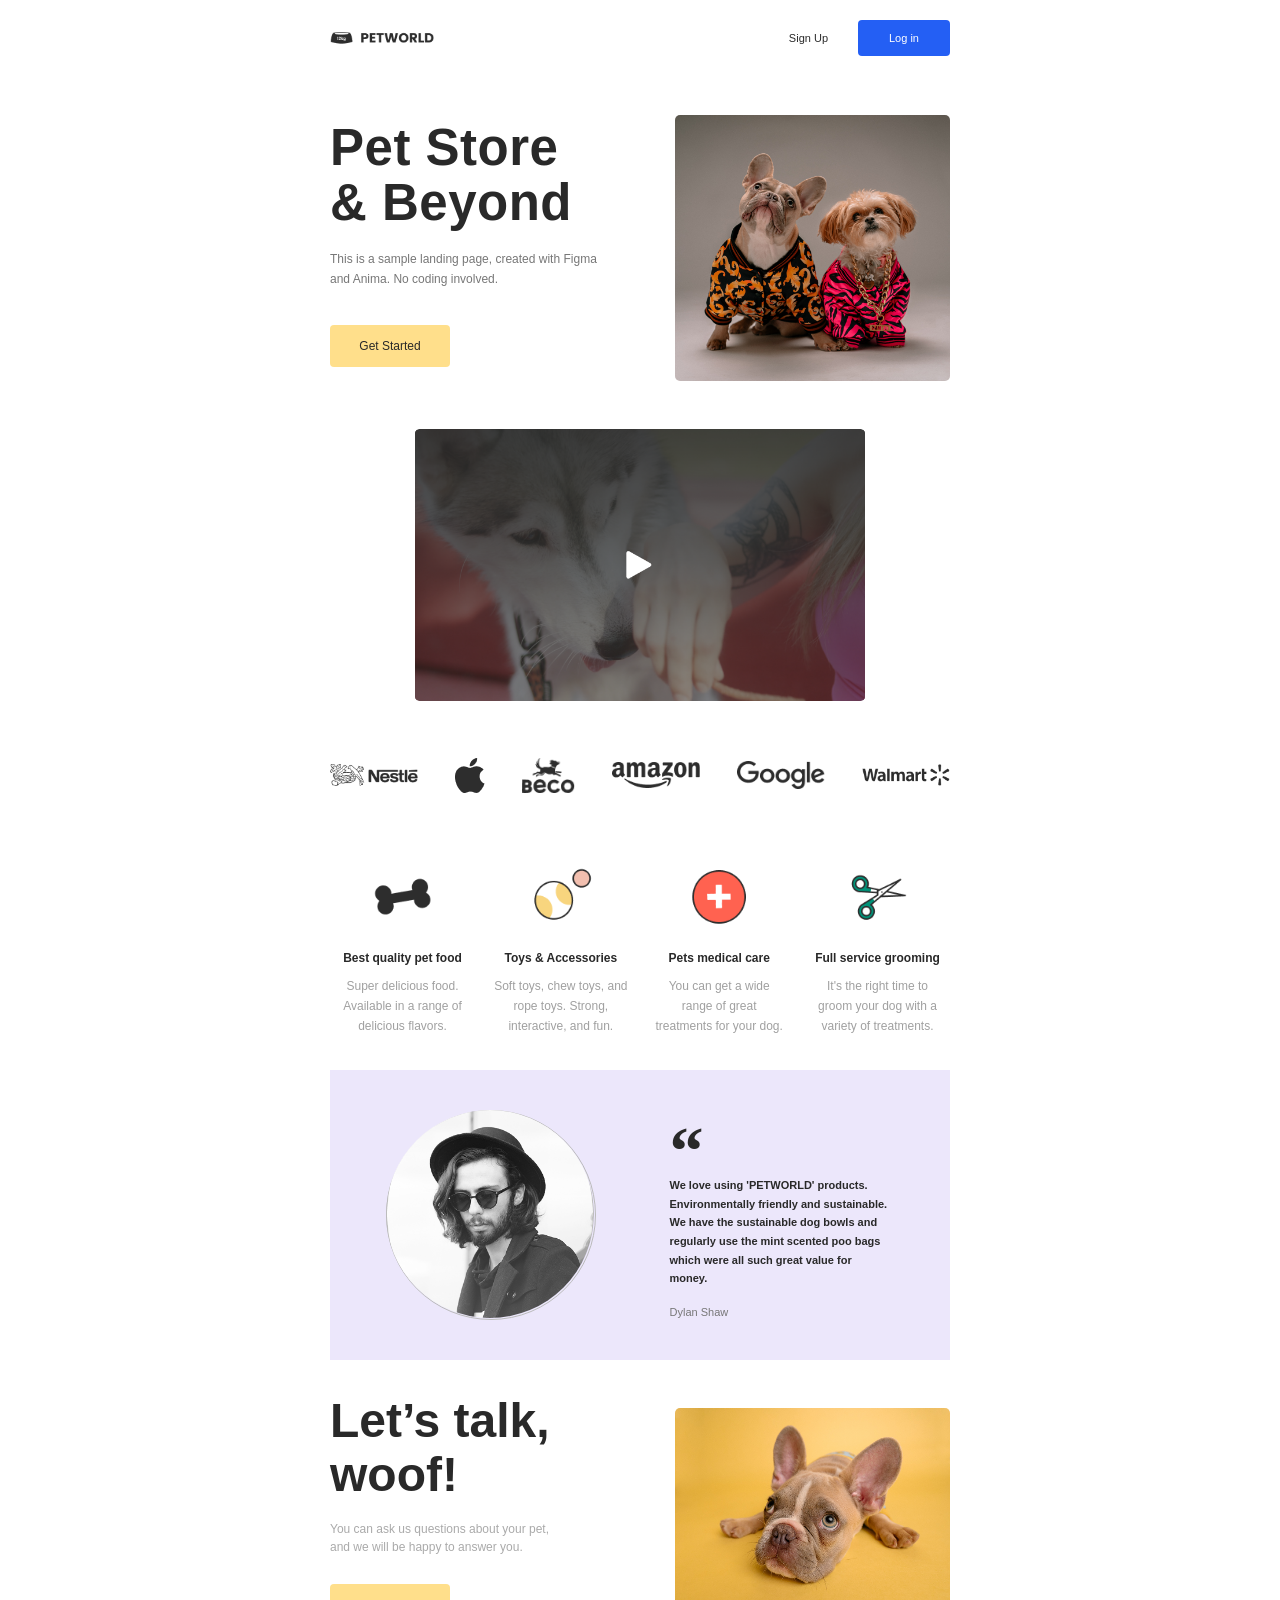
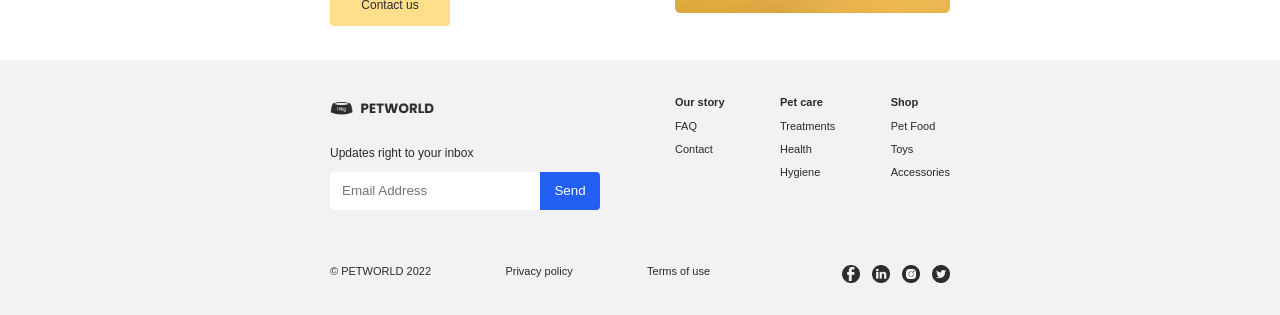
<file: Pr2/index.html>
<!DOCTYPE html>
<html lang="en">
<head>
    <meta charset="UTF-8">
    <meta name="viewport" content="width=device-width, initial-scale=1.0">
    <title>Pet World</title>
    <link rel="stylesheet" href="style/style.css">
</head>
<body>
    <header class="header wrap">
        <img class="logo" src="Assets/Logo.png" alt="Petworld">
        <nav>
            <a href="#">Sign Up</a>
            <a class="login" href="#">Log in</a>
        </nav>
    </header>

    <main>
        <section class="hero wrap">
            <div class="hero-copy">
                <h1>Pet Store<br>&amp; Beyond</h1>
                <p>This is a sample landing page, created with Figma<br>and Anima. No coding involved.</p>
                <a class="button" href="#">Get Started</a>
            </div>
            <img class="hero-dogs" src="Assets/Dog2.png" alt="">
        </section>

        <section class="video-section wrap">
            <div class="video">
                <img src="Assets/Video.png" alt="">
            </div>
        </section>

        <section class="brands wrap">
            <img src="Assets/Nestle.png" alt="Nestle">
            <img src="Assets/Apple.png" alt="Apple">
            <img src="Assets/Beco.png" alt="Beco">
            <img src="Assets/Amazon.png" alt="Amazon">
            <img src="Assets/Google.png" alt="Google">
            <img src="Assets/Walmart.png" alt="Walmart">
        </section>

        <section class="features wrap">
            <div class="feature">
                <img src="Assets/Pet food icon.png" alt="">
                <h3>Best quality pet food</h3>
                <p>Super delicious food.<br>Available in a range of<br>delicious flavors.</p>
            </div>
            <div class="feature">
                <img src="Assets/Accessories icon.png" alt="">
                <h3>Toys &amp; Accessories</h3>
                <p>Soft toys, chew toys, and<br>rope toys. Strong,<br>interactive, and fun.</p>
            </div>
            <div class="feature">
                <img src="Assets/Medical icon.png" alt="">
                <h3>Pets medical care</h3>
                <p>You can get a wide<br>range of great<br>treatments for your dog.</p>
            </div>
            <div class="feature">
                <img src="Assets/Grooming icon.png" alt="">
                <h3>Full service grooming</h3>
                <p>It's the right time to<br>groom your dog with a<br>variety of treatments.</p>
            </div>
        </section>

        <section class="testimonial wrap">
            <div class="portrait">
                <img src="Assets/Person.png" alt="Dylan Shaw">
            </div>
            <div class="quote">
                <div class="marks">&ldquo;</div>
                <strong>We love using 'PETWORLD' products.<br>Environmentally friendly and sustainable.<br>We have the sustainable dog bowls and<br>regularly use the mint scented poo bags<br>which were all such great value for money.</strong>
                <span>Dylan Shaw</span>
            </div>
        </section>

        <section class="contact wrap">
            <div class="contact-copy">
                <h2>Let&rsquo;s talk,<br>woof!</h2>
                <p>You can ask us questions about your pet,<br>and we will be happy to answer you.</p>
                <a class="button" href="#">Contact us</a>
            </div>
            <img class="contact-dog" src="Assets/Dog1.png" alt="French bulldog">
        </section>
    </main>

    <footer class="footer">
        <div class="footer-top wrap">
            <div class="subscribe">
                <img class="logo" src="Assets/Logo.png" alt="Petworld">
                <p>Updates right to your inbox</p>
                <form>
                    <input type="email" placeholder="Email Address">
                    <button type="submit">Send</button>
                </form>
            </div>
            <div class="footer-links">
                <div><h4>Our story</h4><a href="#">FAQ</a><a href="#">Contact</a></div>
                <div><h4>Pet care</h4><a href="#">Treatments</a><a href="#">Health</a><a href="#">Hygiene</a></div>
                <div><h4>Shop</h4><a href="#">Pet Food</a><a href="#">Toys</a><a href="#">Accessories</a></div>
            </div>
        </div>
        <div class="footer-bottom wrap">
            <div class="legal"><span>&copy; PETWORLD 2022</span><a href="#">Privacy policy</a><a href="#">Terms of use</a></div>
            <div class="social"><img src="Assets/Facebook.png" alt="Facebook"><img src="Assets/Linkedin.png" alt="LinkedIn"><img src="Assets/Instagram.png" alt="Instagram"><img src="Assets/Twitter.png" alt="Twitter"></div>
        </div>
    </footer>
</body>
</html>
</file>
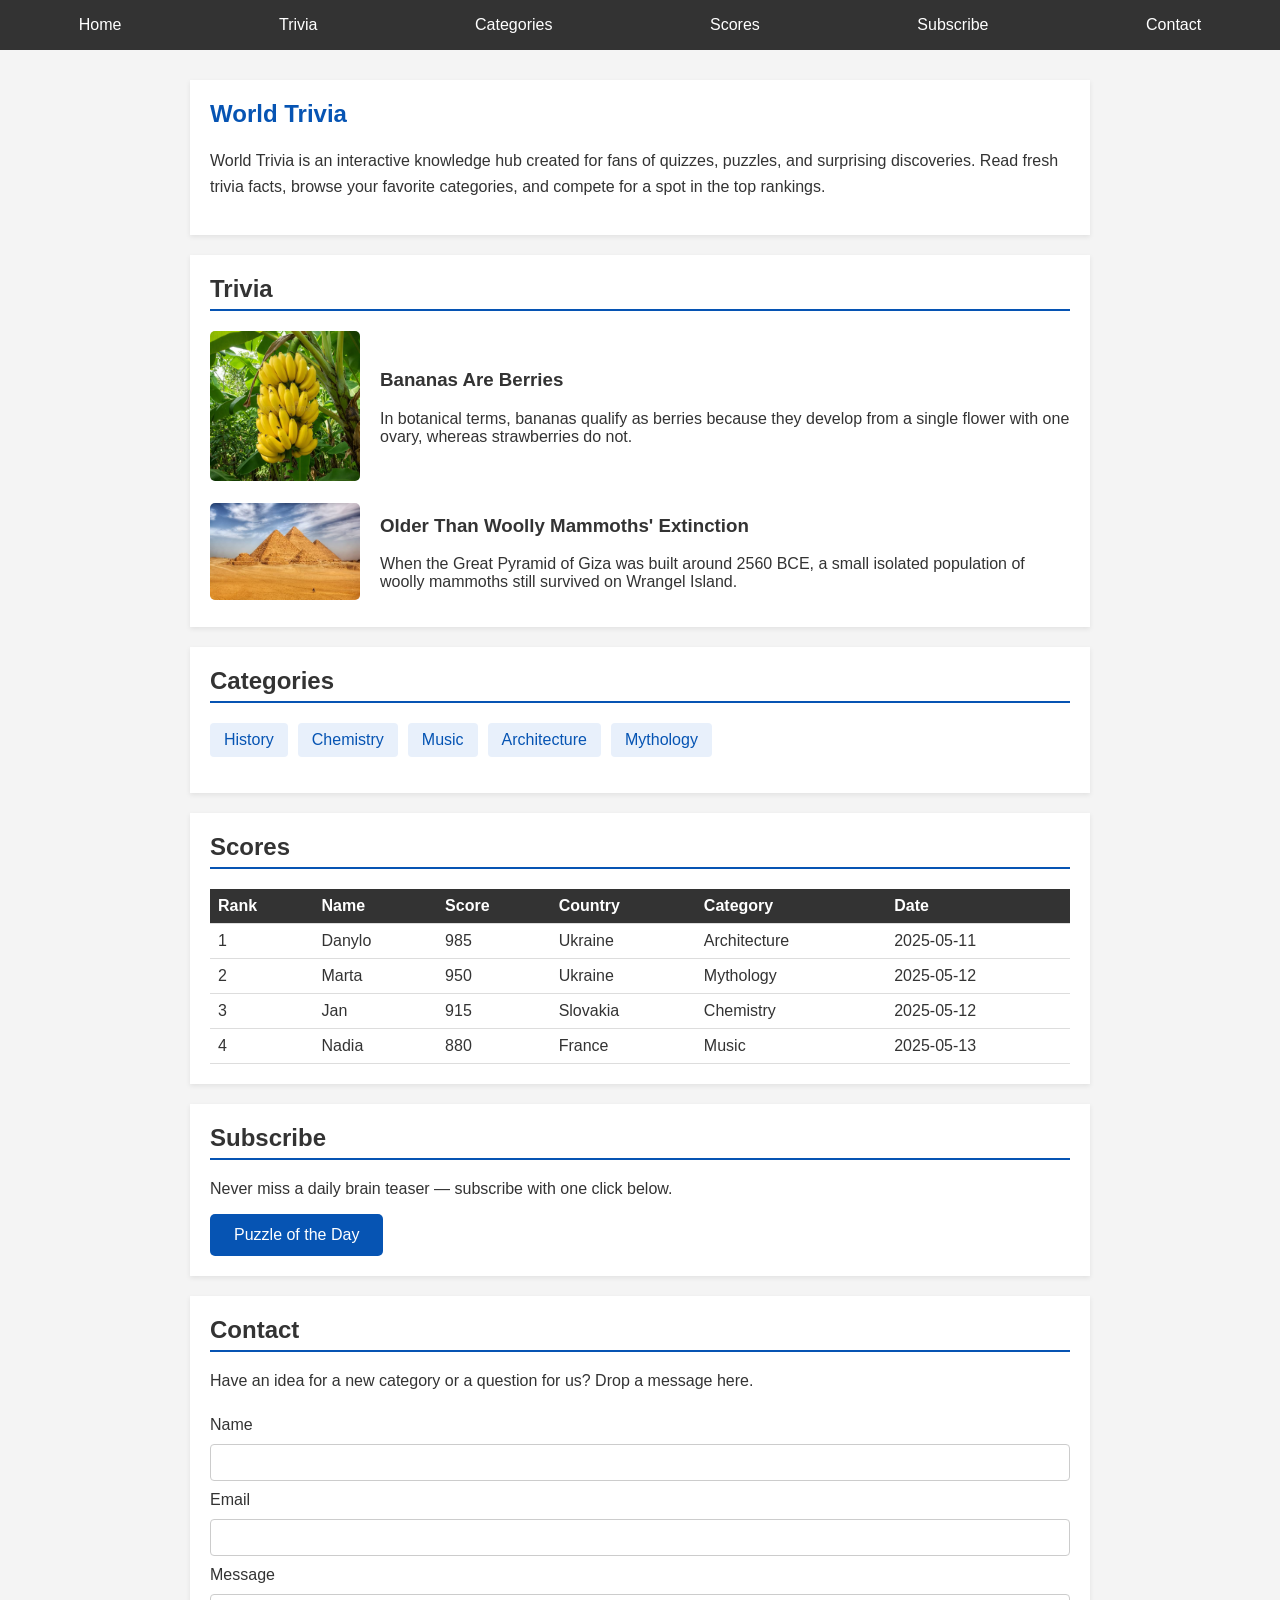
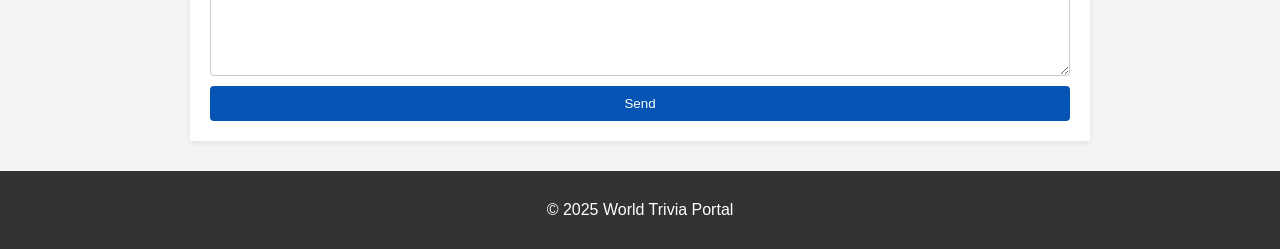
<file: Pr3/index.html>
<!DOCTYPE html>
<html lang="en">
<head>
    <meta charset="UTF-8">
    <meta name="viewport" content="width=device-width, initial-scale=1.0">
    <title>World Trivia Portal</title>
    <link rel="stylesheet" href="css/style.css">
</head>
<body>
    <header>
        <nav aria-label="Main menu">
            <ul class="menu">
                <li><a href="#home">Home</a></li>
                <li><a href="#trivia">Trivia</a></li>
                <li><a href="#categories">Categories</a></li>
                <li><a href="#scores">Scores</a></li>
                <li><a href="#subscribe">Subscribe</a></li>
                <li><a href="#contact">Contact</a></li>
            </ul>
        </nav>
    </header>

    <main class="container">
        <section id="home">
            <h1>World Trivia</h1>
            <p>World Trivia is an interactive knowledge hub created for fans of quizzes, puzzles, and surprising discoveries. Read fresh trivia facts, browse your favorite categories, and compete for a spot in the top rankings.</p>
        </section>

        <section id="trivia">
            <h2>Trivia</h2>
            <div class="trivia-card">
                <img src="img/bananas.jpg" alt="">
                <div>
                    <h3>Bananas Are Berries</h3>
                    <p>In botanical terms, bananas qualify as berries because they develop from a single flower with one ovary, whereas strawberries do not.</p>
                </div>
            </div>
            <div class="trivia-card">
                <img src="img/pyramid.jpg" alt="">
                <div>
                    <h3>Older Than Woolly Mammoths' Extinction</h3>
                    <p>When the Great Pyramid of Giza was built around 2560 BCE, a small isolated population of woolly mammoths still survived on Wrangel Island.</p>
                </div>
            </div>
        </section>

        <section id="categories">
            <h2>Categories</h2>
            <ul class="categories-grid">
                <li><a href="#categories">History</a></li>
                <li><a href="#categories">Chemistry</a></li>
                <li><a href="#categories">Music</a></li>
                <li><a href="#categories">Architecture</a></li>
                <li><a href="#categories">Mythology</a></li>
            </ul>
        </section>

        <section id="scores">
            <h2>Scores</h2>
            <table>
                <thead>
                    <tr>
                        <th>Rank</th>
                        <th>Name</th>
                        <th>Score</th>
                        <th>Country</th>
                        <th>Category</th>
                        <th>Date</th>
                    </tr>
                </thead>
                <tbody>
                    <tr>
                        <td>1</td>
                        <td>Danylo</td>
                        <td>985</td>
                        <td>Ukraine</td>
                        <td>Architecture</td>
                        <td>2025-05-11</td>
                    </tr>
                    <tr>
                        <td>2</td>
                        <td>Marta</td>
                        <td>950</td>
                        <td>Ukraine</td>
                        <td>Mythology</td>
                        <td>2025-05-12</td>
                    </tr>
                    <tr>
                        <td>3</td>
                        <td>Jan</td>
                        <td>915</td>
                        <td>Slovakia</td>
                        <td>Chemistry</td>
                        <td>2025-05-12</td>
                    </tr>
                    <tr>
                        <td>4</td>
                        <td>Nadia</td>
                        <td>880</td>
                        <td>France</td>
                        <td>Music</td>
                        <td>2025-05-13</td>
                    </tr>
                </tbody>
            </table>
        </section>

        <section id="subscribe">
            <h2>Subscribe</h2>
            <p>Never miss a daily brain teaser — subscribe with one click below.</p>
            <button type="button" class="daily-btn" aria-label="Subscribe to Puzzle of the Day">
                Puzzle of the Day <span class="screen-reader-only">button to subscribe</span>
            </button>
        </section>

        <section id="contact">
            <h2>Contact</h2>
            <p>Have an idea for a new category or a question for us? Drop a message here.</p>
            <form action="#" method="post">
                <label for="contact-name">Name</label>
                <input type="text" id="contact-name" name="name" required>

                <label for="contact-email">Email</label>
                <input type="email" id="contact-email" name="email" required>

                <label for="contact-message">Message</label>
                <textarea id="contact-message" name="message" rows="4" required></textarea>

                <button type="submit">Send</button>
            </form>
        </section>
    </main>

    <footer>
        <p>&copy; 2025 World Trivia Portal</p>
    </footer>
</body>
</html>
</file>
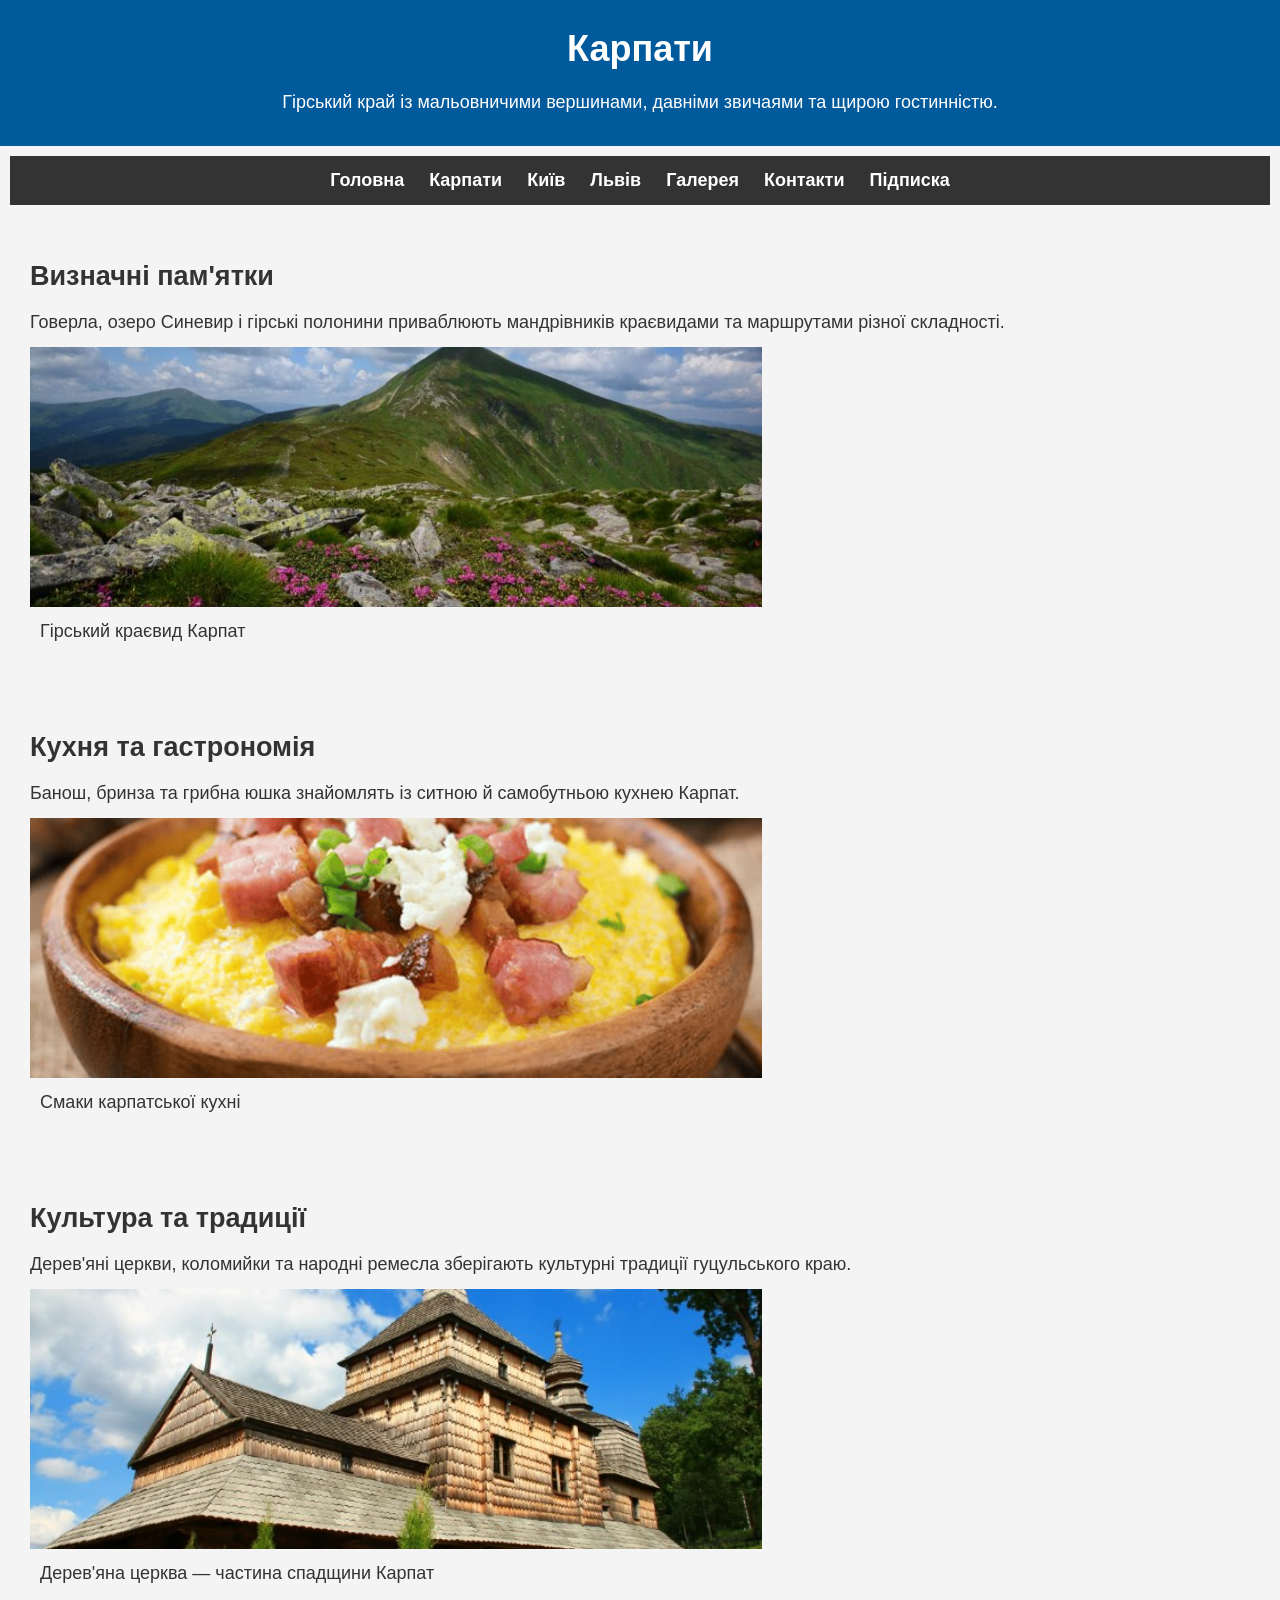
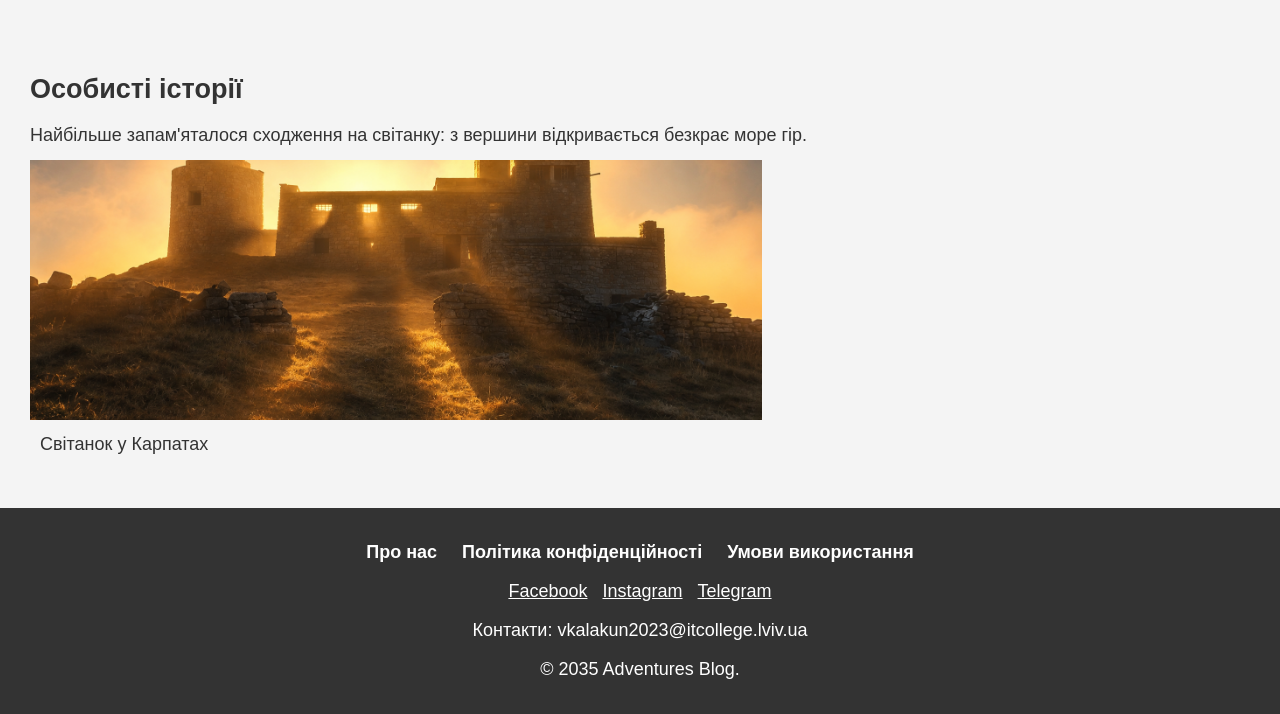
<file: Pr1/carpathians.html>
<!DOCTYPE html>
<html lang="uk">
<head>
    <meta charset="UTF-8">
    <title>Карпати — Global Adventures Blog</title>
    <link rel="stylesheet" href="css/style.css">
    <link rel="icon" type="image/x-icon" href="favicon.ico">
</head>
<body>
    <header>
        <h1>Карпати</h1>
        <p>Гірський край із мальовничими вершинами, давніми звичаями та щирою гостинністю.</p>
    </header>
    
    <nav>
        <ul>
            <li><a href="index.html">Головна</a></li>
            <li><a href="carpathians.html">Карпати</a></li>
            <li><a href="kyiv.html">Київ</a></li>
            <li><a href="lviv.html">Львів</a></li>
            <li><a href="gallery.html">Галерея</a></li>
            <li><a href="contact.html">Контакти</a></li>
            <li><a href="subscribe.html">Підписка</a></li>
        </ul>
    </nav>

    <main>
        <section>
            <h2>Визначні пам'ятки</h2>
            <p>Говерла, озеро Синевир і гірські полонини приваблюють мандрівників краєвидами та маршрутами різної складності.</p>
            <figure>
                <img src="imgs/carpathians1.jpg" alt="Гірські вершини Карпат">
                <p>Гірський краєвид Карпат</p>
            </figure>
        </section>
        <section>
            <h2>Кухня та гастрономія</h2>
            <p>Банош, бринза та грибна юшка знайомлять із ситною й самобутньою кухнею Карпат.</p>
            <figure>
                <img src="imgs/carpathians_food.jpg" alt="Традиційна карпатська страва">
                <p>Смаки карпатської кухні</p>
            </figure>
        </section>
        <section>
            <h2>Культура та традиції</h2>
            <p>Дерев'яні церкви, коломийки та народні ремесла зберігають культурні традиції гуцульського краю.</p>
            <figure>
                <img src="imgs/carpathians_culture.jpg" alt="Дерев'яна церква в Карпатах">
                <p>Дерев'яна церква — частина спадщини Карпат</p>
            </figure>
        </section>
        <section>
            <h2>Особисті історії</h2>
            <p>Найбільше запам'яталося сходження на світанку: з вершини відкривається безкрає море гір.</p>
            <figure>
                <img src="imgs/carpathians2.jpg" alt="Панорама Карпат на світанку">
                <p>Світанок у Карпатах</p>
            </figure>
        </section>
    </main>

    <footer>
        <nav>
            <ul>
                <li><a href="#">Про нас</a></li>
                <li><a href="#">Політика конфіденційності</a></li>
                <li><a href="#">Умови використання</a></li>
            </ul>
        </nav>
        <div class="social-media">
            <a href="#">Facebook</a>
            <a href="#">Instagram</a>
            <a href="#">Telegram</a>
        </div>
        <p>Контакти: vkalakun2023@itcollege.lviv.ua</p>
        <p>&copy; 2035 Adventures Blog.</p>
    </footer>
</body>
</html>
</file>
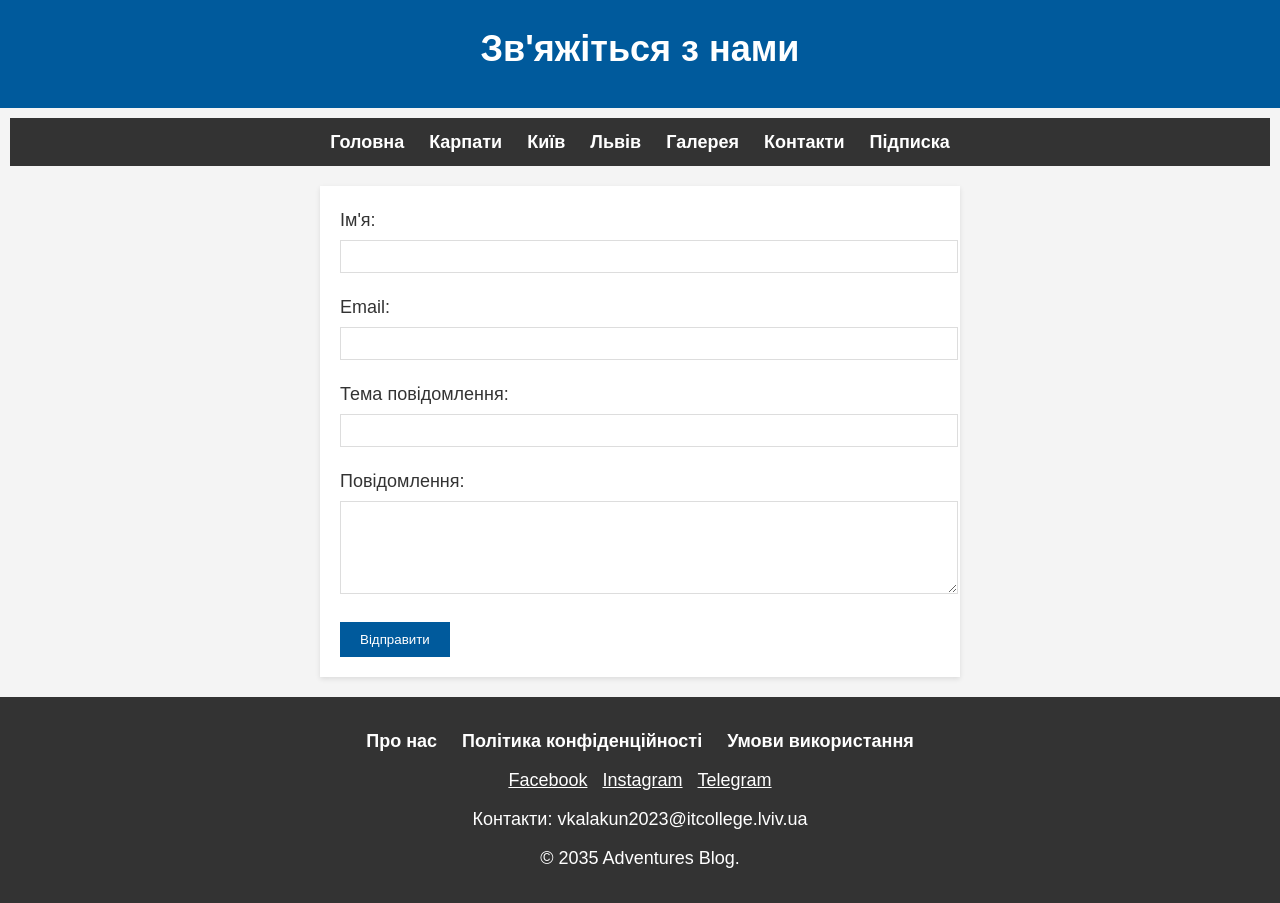
<file: Pr1/contact.html>
<!DOCTYPE html>
<html lang="uk">
<head>
    <meta charset="UTF-8">
    <title>Контакти</title>
    <link rel="stylesheet" href="css/style.css">
</head>
<body>
    <header>
        <h1>Зв'яжіться з нами</h1>
    </header>

    <nav>
        <ul>
            <li><a href="index.html">Головна</a></li>
            <li><a href="carpathians.html">Карпати</a></li>
            <li><a href="kyiv.html">Київ</a></li>
            <li><a href="lviv.html">Львів</a></li>
            <li><a href="gallery.html">Галерея</a></li>
            <li><a href="contact.html">Контакти</a></li>
            <li><a href="subscribe.html">Підписка</a></li>
        </ul>
    </nav>

    <main>
        <form method="post" action="#">
            <label for="name">Ім'я:</label>
            <input type="text" id="name" name="name" required>

            <label for="email">Email:</label>
            <input type="email" id="email" name="email" required>

            <label for="subject">Тема повідомлення:</label>
            <input type="text" id="subject" name="subject">

            <label for="message">Повідомлення:</label>
            <textarea id="message" name="message" rows="5" required></textarea>

            <button type="submit">Відправити</button>
        </form>
    </main>

    <footer>
        <nav>
            <ul>
                <li><a href="#">Про нас</a></li>
                <li><a href="#">Політика конфіденційності</a></li>
                <li><a href="#">Умови використання</a></li>
            </ul>
        </nav>
        <div class="social-media">
            <a href="#">Facebook</a>
            <a href="#">Instagram</a>   
            <a href="#">Telegram</a>
        </div>
        <p>Контакти: vkalakun2023@itcollege.lviv.ua</p>
        <p>&copy; 2035 Adventures Blog.</p>
    </footer>
</body>
</html>
</file>
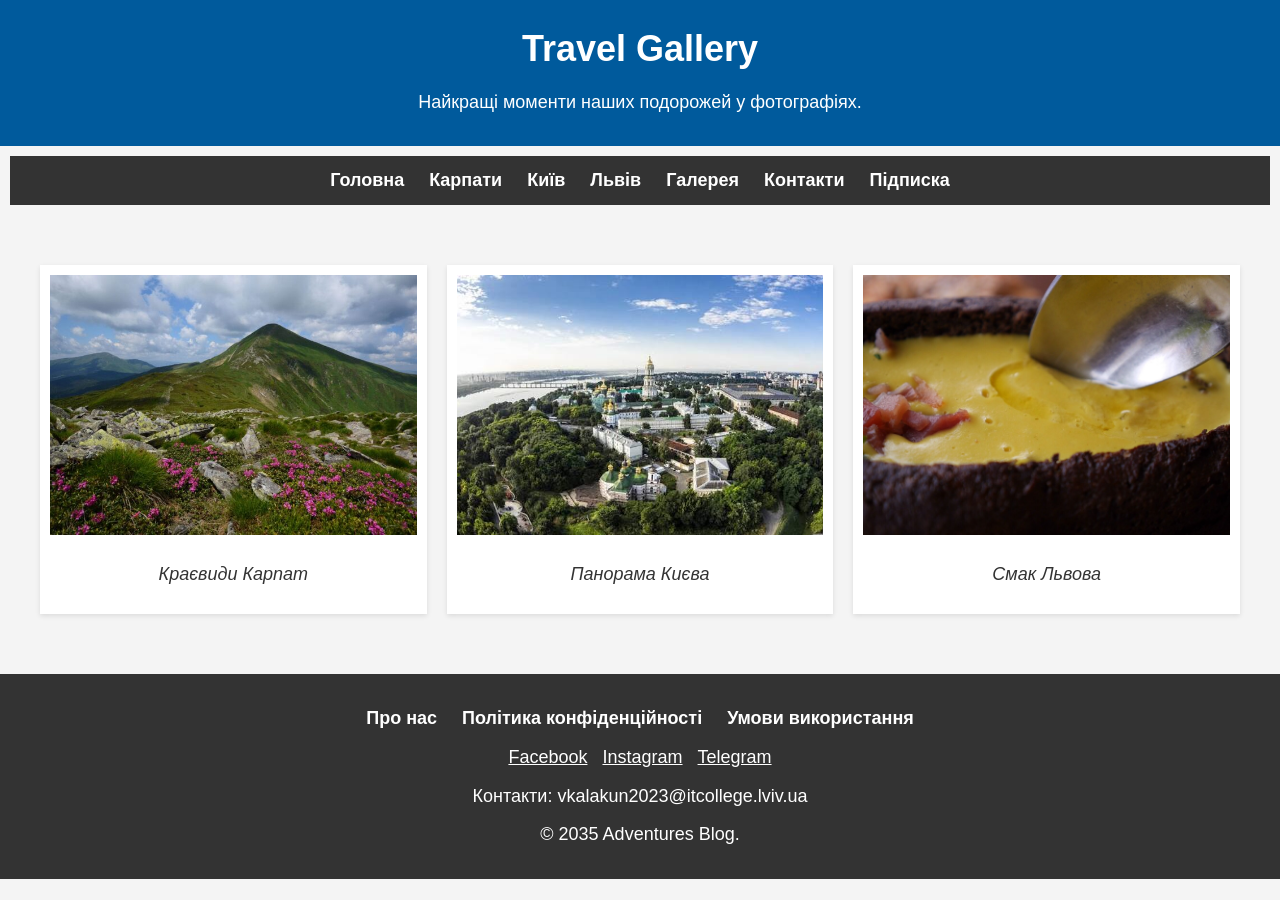
<file: Pr1/gallery.html>
<!DOCTYPE html>
<html lang="uk">
<head>
    <meta charset="UTF-8">
    <title>Галерея - Global Adventures Blog</title>
    <link rel="stylesheet" href="css/style.css">
</head>
<body>
    <header>
        <h1>Travel Gallery</h1>
        <p>Найкращі моменти наших подорожей у фотографіях.</p>
    </header>

    <nav>
        <ul>
            <li><a href="index.html">Головна</a></li>
            <li><a href="carpathians.html">Карпати</a></li>
            <li><a href="kyiv.html">Київ</a></li>
            <li><a href="lviv.html">Львів</a></li>
            <li><a href="gallery.html">Галерея</a></li>
            <li><a href="contact.html">Контакти</a></li>
            <li><a href="subscribe.html">Підписка</a></li>
        </ul>
    </nav>

    <main>
        <section id="photo-gallery">
            <ul>
                <li>
                    <figure>
                        <img src="imgs/carpathians1.jpg" alt="Гірські вершини Карпат">
                        <p>Краєвиди Карпат</p>
                    </figure>
                </li>
                <li>
                    <figure>
                        <img src="imgs/kiev2.jpg" alt="Панорама Києва">
                        <p>Панорама Києва</p>
                    </figure>
                </li>
                <li>
                    <figure>
                        <img src="imgs/lviv_food.jpg" alt="Страва львівської кухні">
                        <p>Смак Львова</p>
                    </figure>
                </li>
            </ul>
        </section>
    </main>

    <footer>
        <nav>
            <ul>
                <li><a href="#">Про нас</a></li>
                <li><a href="#">Політика конфіденційності</a></li>
                <li><a href="#">Умови використання</a></li>
            </ul>
        </nav>
        <div class="social-media">
            <a href="#">Facebook</a>
            <a href="#">Instagram</a>
            <a href="#">Telegram</a>
        </div>
        <p>Контакти: vkalakun2023@itcollege.lviv.ua</p>
        <p>&copy; 2035 Adventures Blog.</p>
    </footer>
</body>
</html>
</file>
<file: lab5/style/style.css>
*, *::before, *::after {
    box-sizing: border-box;
}

body {
    font-size: 1.6rem;
}

.fontyourface {
    font-family: 'Roboto';
    font-style: normal;
    font-weight: normal;
}

header {
    display: block;
    unicode-bidi: isolate;
}

@font-face {
    font-family: 'Roboto';
    font-style: italic;
    font-weight: 400;
    font-stretch: 100%;
    src: url(https://fonts.gstatic.com/s/roboto/v51/KFOKCnqEu92Fr1Mu53ZEC9_Vu3r1gIhOszmOClHrs6ljXfMMLoHQuAX-k2Qn.woff2) format('woff2');
    unicode-range: U +0460 -052F, U +1C80 -1C8A, U +20B4, U +2DE0 -2DFF, U + A640-A69F, U + FE2E-FE2F;
}

#logos_container {
    display: block;
    width: 100%;
    padding: 20px 0;
    background-color: #ffffff;
}

.container {
    padding-right: 15px;
    padding-left: 15px;
    margin-right: auto;
    margin-left: auto;
    width: 100%;
}

.container {
        width: 1170px;
    }

.row {
    display: flex;
    flex-wrap: wrap;
    align-items: center;
    margin-right: -15px;
    margin-left: -15px;
}

.col-xs-4 {
    position: relative;
    width: 33.33333333%;
    padding-right: 15px;
    padding-left: 15px;
}

img {
    vertical-align: middle;
    border: 0;
    overflow-clip-margin: content-box;
    overflow: clip;
}

.img-responsive {
    display: block;
    max-width: 100%;
    margin: 0 auto;
}


.clearfix::before, .clearfix::after {
    content: " ";
    display: table;
}

.clearfix::after {
    clear: both;
}
</file>
<file: lab6/css/styles.css>
body {
    font-family: Arial, sans-serif;
    margin: 0;
    padding: 0;
}

header {
    text-align: center;
    background: #4CAF50;
    color: white;
    padding: 10px 0;
    position: static;
    top: 0;
    z-index: 1;
    box-shadow: 0 2px 4px rgba(0, 0, 0, 0.1);
}

section {
    padding: 20px;
}

h2 {
    position: static;
    top: 0;
    background: #f9f9f9;
    padding: 10px 0;
    margin: 0;
    z-index: 1;
    border-bottom: 1px solid #ddd;
}

/* Секція 1 */
#section-1 img {
    float: left;
    margin-right: 20px;
    width: 250px;
    height: 250px;
}

.text {
    text-align: justify;
}

.clear {
    clear: both;
}

/* Секція 2 */
.multicolumn-text {
    column-width: 300px;
    column-gap: 20px;
    column-count: 2;
 /* Текст у 2 колонки */
}


/* Секція 3 */
#subscribe-button {
    padding: 10px 20px;
    font-size: 16px;
    background-color: #4CAF50;
    color: white;
    border: none;
    cursor: pointer;
}

#subscribe-button:hover {
    background-color: #45a049;
}

/* Модальне вікно */
#modal.hidden {
    display: none;
}

#modal {
    position: fixed;
    top: 0;
    left: 0;
    width: 100%;
    height: 100%;
    background: rgba(0, 0, 0, 0.5);
    display: flex;
    justify-content: center;
    align-items: center;
    z-index: 1000;
}

.modal-content {
    background: white;
    width: 50%;
    height: 50%;
    padding: 20px;
    border-radius: 5px;
    text-align: center;
    box-shadow: 0 4px 8px rgba(0, 0, 0, 0.2);
}

input[type="email"] {
    padding: 10px;
    width: 80%;
    margin: 10px 0;
    font-size: 16px;
    box-sizing: border-box;
}

button[type="submit"] {
    padding: 10px 20px;
    background-color: #4CAF50;
    color: white;
    border: none;
    cursor: pointer;
}
</file>
<file: lab7/style/style.css>
* {
    border: 0;
    padding: 0;
}

body {
    font-family: "Roboto", sans-serif;
    font-optical-sizing: auto;
    font-weight: 300;
    font-style: normal;
    font-variation-settings:
    "wdth" 100;
}

.grid {
    display: grid;
    grid-template-columns: repeat(4, 1fr);
    grid-template-rows: repeat(2, auto);
    width: 1150px;
    margin: 0 auto;
    gap: 20px;
}

.img img {
    width: 100%;
    height: 100%;
    object-fit: cover;
    border-bottom: 3px solid #757575;
    background-color: #F6F6F6;
}

.date {
    position: absolute;
    left: 16px;
    top: 142px;
    background-color: #757575;
    color: #FFFFFF;
    text-decoration: none;
    text-align: center;
    width: 160px;
    height: 18px;
    font-size: 13px;
    font-weight: 400;
    align-items: center;
}

.news_block {
    position: relative;
    width: 265px;
    min-height: 300px;
    height: auto;
}

.text {
    color: #0076A8;
    font-size: 18px;
    font-weight: bold;
    padding: 15px 20px;
    background-color: #F6F6F6;
}

.header {
    text-align: center;
    font-size: 28px;
    color: #0076A8;
    font-weight: 350;
    margin-bottom: 20px;
}
.header a {
    border-bottom: 2px solid #0076A8;
}

.hero {
    background-image: url("../img/hero_background.png");
    background-size: cover;
    width: 100%;
}

.hero a {
    display: block;
    text-align: center;
    font-family: "Roboto Condensed", sans-serif;
    font-size: 50px;
    color: #ffffff;
    font-weight: 450;
    padding: 20px 0;
}
.hero .shadow {
    background: linear-gradient(180deg, rgba(46, 49, 146, 0), rgba(46, 49, 146, 1));
    height: 200px;
    padding: 180px 0 0 0;
}
.hero .space {
    height: 200px;
}
</file>
<file: Pr1/css/style.css>
body, h1, h2, h3, p, ul, li, figure {
    margin: 10px;
    padding: 0;
    list-style: none;
    font-family: 'Arial', sans-serif;
}

body {
    margin: 0;
    padding: 0;
    line-height: 1.6;
    font-size: 18px;
    color: #333;
    background-color: #f4f4f4;
}

/* Header */
header {
    background: #005A9C;
    color: #fff;
    padding: 20px;
    text-align: center;
}

header h1 {
    margin: 0 0 10px;
}

nav ul {
    background: #333;
    text-align: center;
    padding: 10px 0;
}

nav ul li {
    display: inline;
    margin: 0 10px;
}

nav ul li a {
    color: white;
    text-decoration: none;
    font-weight: bold;
}

section {
    padding: 20px;
    margin: 20px 0;
}

#photo-gallery ul {
    display: flex;
    flex-wrap: wrap;
    justify-content: space-around;
}

#photo-gallery li {
    width: calc(33.333% - 20px);
    margin: 10px;
    background: #fff;
    box-shadow: 0 2px 5px rgba(0,0,0,0.1);
}

#photo-gallery img {
    width: 100%;
    height: 260px;
    object-fit: cover;
    display: block;
}

figure img {
    width: 60%;
    height: 260px;
    object-fit: cover;
    display: block;
}

#photo-gallery p {
    padding: 15px;
    text-align: center;
    font-style: italic;
}

/* Form Styles */
form {
    max-width: 600px;
    margin: 20px auto;
    padding: 20px;
    background: #fff;
    box-shadow: 0 2px 5px rgba(0,0,0,0.1);
}

form label {
    display: block;
    margin-bottom: 5px;
}

form input[type="text"],
form input[type="email"],
form textarea {
    width: 100%;
    padding: 8px;
    margin-bottom: 20px;
    border: 1px solid #ddd;
}

form button {
    display: inline-block;
    background: #005A9C;
    color: #fff;
    border: none;
    padding: 10px 20px;
    cursor: pointer;
}

form button:hover {
    background: #004080;
}

/* Footer */
footer {
    background: #333;
    color: #fff;
    padding: 20px 0;
    text-align: center;
}

footer nav ul {
    padding: 0;
    list-style: none;
}

footer nav ul li {
    display: inline;
    margin: 0 10px;
}

footer nav ul li a {
    color: #fff;
    text-decoration: none;
}

footer .social-media a {
    display: inline-block;
    margin: 0 5px;
    color: #fff;
    /* Add additional styles for social media icons if using images or font icons */
}

footer p {
    margin: 10px 0;
}

footer a {
    color: #fff;
    text-decoration: underline; /* Consider removing underline if using buttons for CTA */
}

@media (max-width: 600px) {
    #photo-gallery img,
    figure img {
        height: 220px;
    }
}
</file>
<file: Pr2/style/style.css>
* {
    box-sizing: border-box;
}

body {
    zoom: 1;
    margin: 0;
    color: #292929;
    font-family: Arial, sans-serif;
    background: #fff;
}

a {
    color: inherit;
    text-decoration: none;
}

.wrap {
    width: 620px;
    margin-left: auto;
    margin-right: auto;
}

.header {
    height: 75px;
    display: flex;
    align-items: center;
    justify-content: space-between;
}

.logo {
    width: 104px;
}

.header nav {
    display: flex;
    align-items: center;
    gap: 12px;
    font-size: 11px;
}

.header nav a {
    padding: 12px 18px;
}

.header nav .login {
    width: 92px;
    text-align: center;
    color: #fff;
    background: #245ff4;
    border-radius: 4px;
}

.hero {
    height: 345px;
    display: flex;
    align-items: center;
    justify-content: space-between;
}

.hero-copy {
    padding-bottom: 8px;
}

h1 {
    margin: 0 0 20px;
    font-size: 51px;
    line-height: 1.08;
    letter-spacing: 0.5px;
}

.hero-copy p {
    margin: 0 0 36px;
    color: #777;
    font-size: 12px;
    line-height: 1.6;
}

.button {
    display: inline-block;
    min-width: 120px;
    padding: 14px 20px;
    background: #ffdf8b;
    border-radius: 4px;
    font-size: 12px;
    text-align: center;
}

.hero-dogs {
    width: 275px;
    height: 266px;
    object-fit: cover;
    border-radius: 5px;
}

.video-section {
    height: 290px;
    display: flex;
    justify-content: center;
    align-items: center;
}

.video {
    position: relative;
    width: 450px;
    height: 272px;
    overflow: hidden;
    border-radius: 4px;
}

.video img {
    width: 100%;
    height: 100%;
    object-fit: cover;
}

.brands {
    height: 130px;
    display: flex;
    align-items: center;
    justify-content: space-between;
}

.brands img {
    max-height: 35px;
    max-width: 88px;
    object-fit: contain;
}

.features {
    height: 230px;
    display: flex;
    justify-content: space-between;
    align-items: flex-start;
    padding-top: 24px;
}

.feature {
    width: 145px;
    text-align: center;
}

.feature img {
    width: 65px;
    height: 65px;
    object-fit: contain;
}

.feature h3 {
    margin: 18px 0 12px;
    font-size: 12px;
}

.feature p {
    margin: 0;
    color: #a0a0a0;
    font-size: 12px;
    line-height: 1.65;
}

.testimonial {
    height: 290px;
    display: flex;
    align-items: center;
    justify-content: center;
    background: #ECE7FB;
}

.portrait {
    position: relative;
    width: 280px;
    height: 210px;
}

.portrait:before {
    content: "";
    position: absolute;
    width: 208px;
    height: 208px;
    left: 28px;
    top: 0;
    border: 1px solid #bbb;
    border-radius: 50%;
}

.portrait img {
    position: absolute;
    width: 208px;
    height: 208px;
    object-fit: cover;
    border-radius: 50%;
    left: 28px;
}

.quote {
    width: 285px;
    height: 210px;
    padding: 24px 32px;
}

.marks {
    height: 42px;
    font-family: Georgia, serif;
    font-size: 68px;
    font-weight: bold;
    line-height: 35px;
}

.quote strong {
    display: block;
    font-size: 11px;
    line-height: 1.7;
}

.quote span {
    display: block;
    margin-top: 18px;
    color: #777;
    font-size: 11px;
}

.contact {
    height: 300px;
    display: flex;
    align-items: center;
    justify-content: space-between;
}

.contact-copy {
    width: 250px;
}

.contact h2 {
    margin: 0 0 18px;
    font-size: 48px;
    line-height: 1.12;
}

.contact-copy p {
    margin: 0 0 28px;
    color: #aaa;
    font-size: 12px;
    line-height: 1.5;
}

.contact-dog {
    width: 275px;
    height: 205px;
    object-fit: cover;
    border-radius: 5px;
}

.footer {
    height: 255px;
    background: #f2f2f2;
}

.footer-top {
    height: 205px;
    display: flex;
    align-items: flex-start;
    justify-content: space-between;
    padding-top: 36px;
}

.subscribe {
    width: 270px;
}

.subscribe p {
    margin: 22px 0 12px;
    font-size: 12px;
}

.subscribe form {
    display: flex;
}

.subscribe input {
    width: 210px;
    height: 38px;
    border: 0;
    border-radius: 4px 0 0 4px;
    padding: 0 12px;
}

.subscribe button {
    width: 60px;
    border: 0;
    border-radius: 0 4px 4px 0;
    background: #245ff4;
    color: #fff;
}

.footer-links {
    width: 275px;
    display: flex;
    justify-content: space-between;
}

.footer-links div {
    display: flex;
    flex-direction: column;
}

.footer-links h4 {
    margin: 0 0 12px;
    font-size: 11px;
}

.footer-links a {
    margin-bottom: 11px;
    font-size: 11px;
}

.footer-bottom {
    height: 50px;
    display: flex;
    align-items: flex-start;
    justify-content: space-between;
    font-size: 11px;
}

.legal {
    width: 380px;
    display: flex;
    justify-content: space-between;
}

.social {
    display: flex;
    gap: 12px;
}

.social img {
    width: 18px;
    height: 18px;
}
</file>
<file: Pr3/css/style.css>
body {
    font-family: Arial, sans-serif;
    font-size: 16px;
    color: #333;
    background-color: #f4f4f4;
    margin: 0;
    padding: 0;
}

header {
    background-color: #333;
    padding: 6px 0;
}

.menu {
    list-style: none;
    padding: 0;
    margin: 0;
    display: flex;
    justify-content: space-around;
}

.menu li {
    margin: 10px;
}

.menu a {
    color: white;
    text-decoration: none;
}

.menu a:hover {
    text-decoration: underline;
}

.container {
    max-width: 900px;
    margin: 0 auto;
    padding: 10px;
}

section {
    background-color: white;
    padding: 20px;
    margin: 20px 0;
    box-shadow: 0 2px 5px rgba(0, 0, 0, 0.08);
}

#home h1 {
    color: #0654b3;
    margin-top: 0;
}

#home p {
    line-height: 1.6;
}

h2 {
    margin-top: 0;
    padding-bottom: 6px;
    border-bottom: 2px solid #0654b3;
}

.trivia-card {
    display: flex;
    align-items: center;
    margin-top: 15px;
}

.trivia-card img {
    width: 150px;
    margin-right: 20px;
    border-radius: 5px;
}

.categories-grid {
    list-style: none;
    padding: 0;
    display: flex;
    flex-wrap: wrap;
    gap: 10px;
}

.categories-grid a {
    color: #0654b3;
    background-color: #e8f0fb;
    padding: 8px 14px;
    border-radius: 4px;
    text-decoration: none;
    display: inline-block;
}

.categories-grid a:hover {
    background-color: #0654b3;
    color: white;
}

#scores table {
    width: 100%;
    border-collapse: collapse;
}

#scores th,
#scores td {
    padding: 8px;
    text-align: left;
    border-bottom: 1px solid #ddd;
}

#scores th {
    background-color: #333;
    color: white;
}

#scores tbody tr:hover {
    background-color: #eef4fc;
}

.daily-btn {
    padding: 12px 24px;
    background-color: #0654b3;
    color: white;
    border: none;
    border-radius: 5px;
    font-size: 16px;
    cursor: pointer;
    animation: glow-pulse 2s infinite;
}

.daily-btn:hover {
    background-color: #04397a;
}

@keyframes glow-pulse {
    0% {
        transform: scale(1);
    }
    50% {
        transform: scale(1.04);
        background-color: #0b69db;
    }
    100% {
        transform: scale(1);
    }
}

#contact form {
    display: flex;
    flex-direction: column;
}

#contact label {
    margin-top: 10px;
}

#contact input,
#contact textarea {
    margin-top: 10px;
    padding: 10px;
    border: 1px solid #ccc;
    border-radius: 4px;
    font-family: Arial, sans-serif;
}

#contact input:focus,
#contact textarea:focus {
    outline: 2px solid #0654b3;
}

#contact button {
    margin-top: 10px;
    padding: 10px;
    background-color: #0654b3;
    color: white;
    border: none;
    border-radius: 4px;
    cursor: pointer;
}

#contact button:hover {
    background-color: #333;
}

footer {
    background-color: #333;
    color: white;
    text-align: center;
    padding: 14px;
}

.screen-reader-only {
    position: absolute;
    width: 1px;
    height: 1px;
    padding: 0;
    margin: -1px;
    overflow: hidden;
    clip: rect(0, 0, 0, 0);
    border: 0;
}

@media (max-width: 600px) {
    .menu {
        flex-wrap: wrap;
    }

    .trivia-card {
        flex-direction: column;
        align-items: flex-start;
    }

    .trivia-card img {
        margin-right: 0;
        margin-bottom: 10px;
    }
}
</file>
